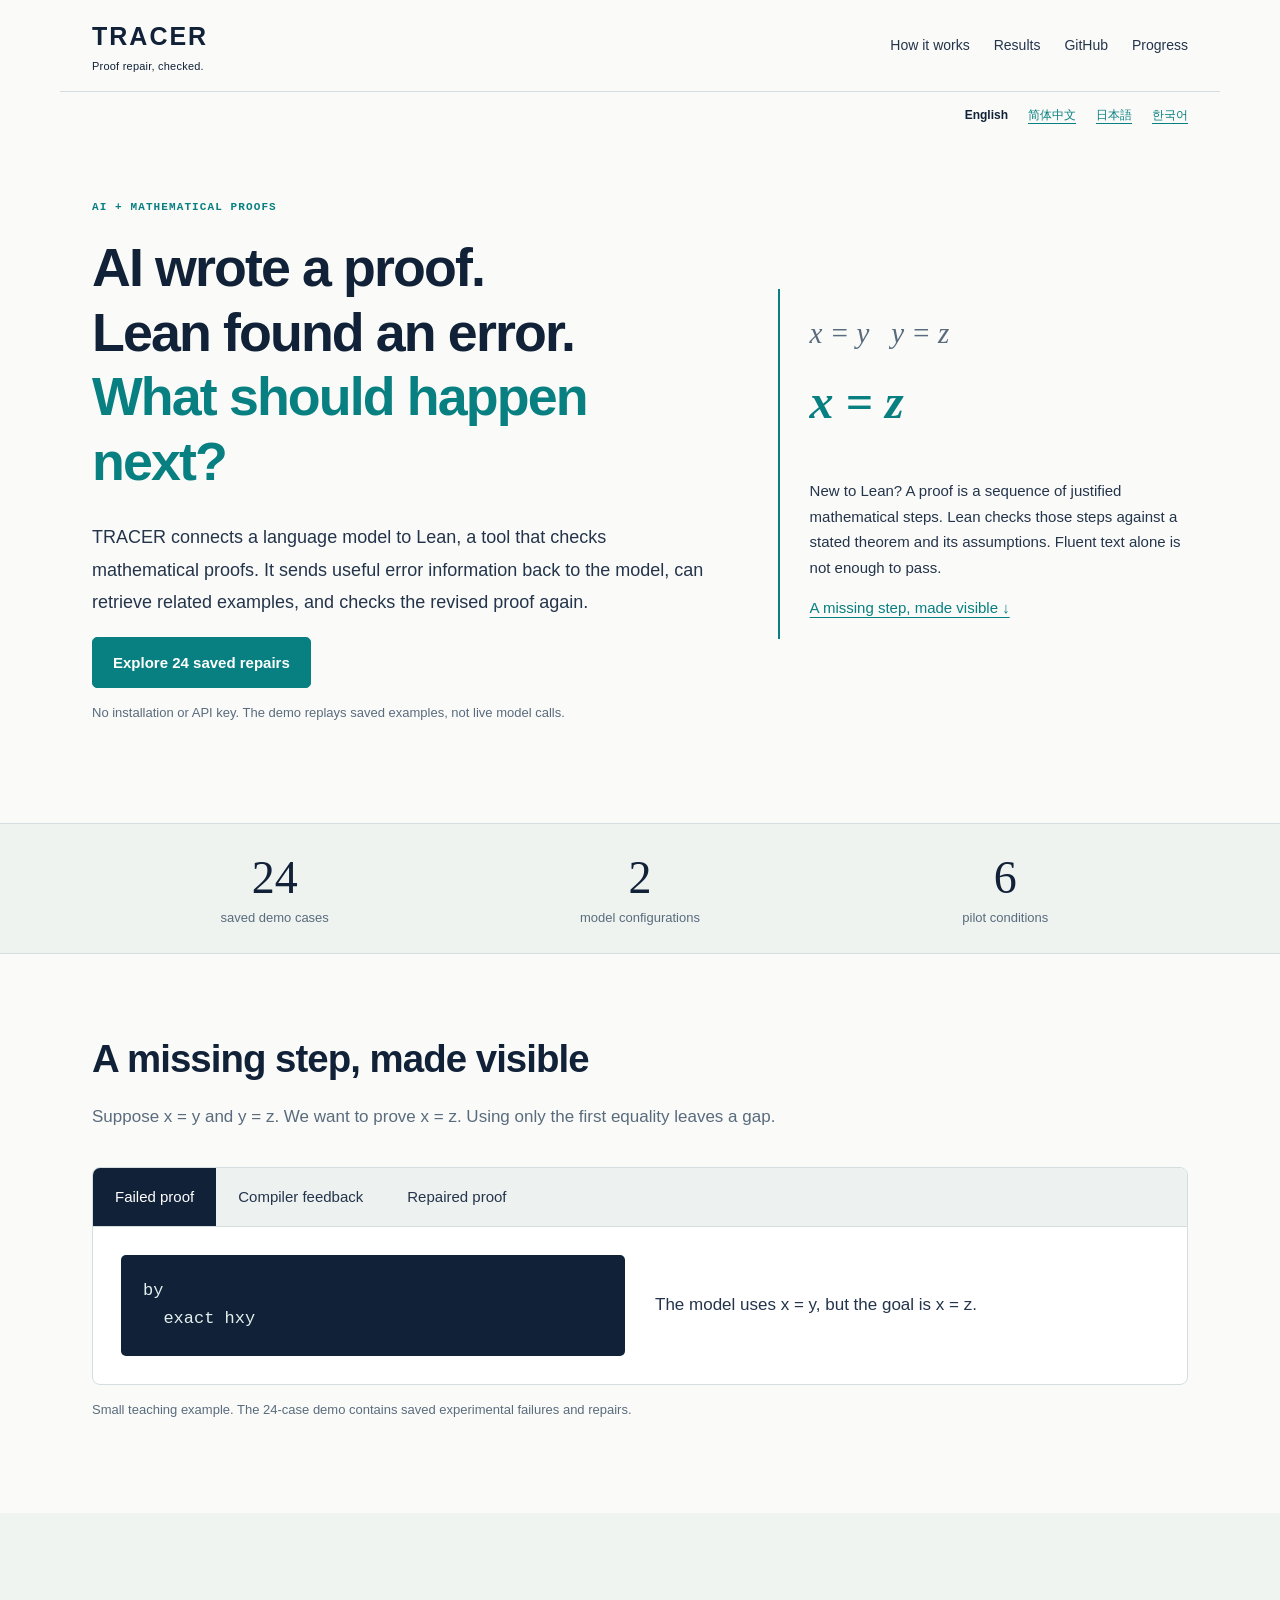
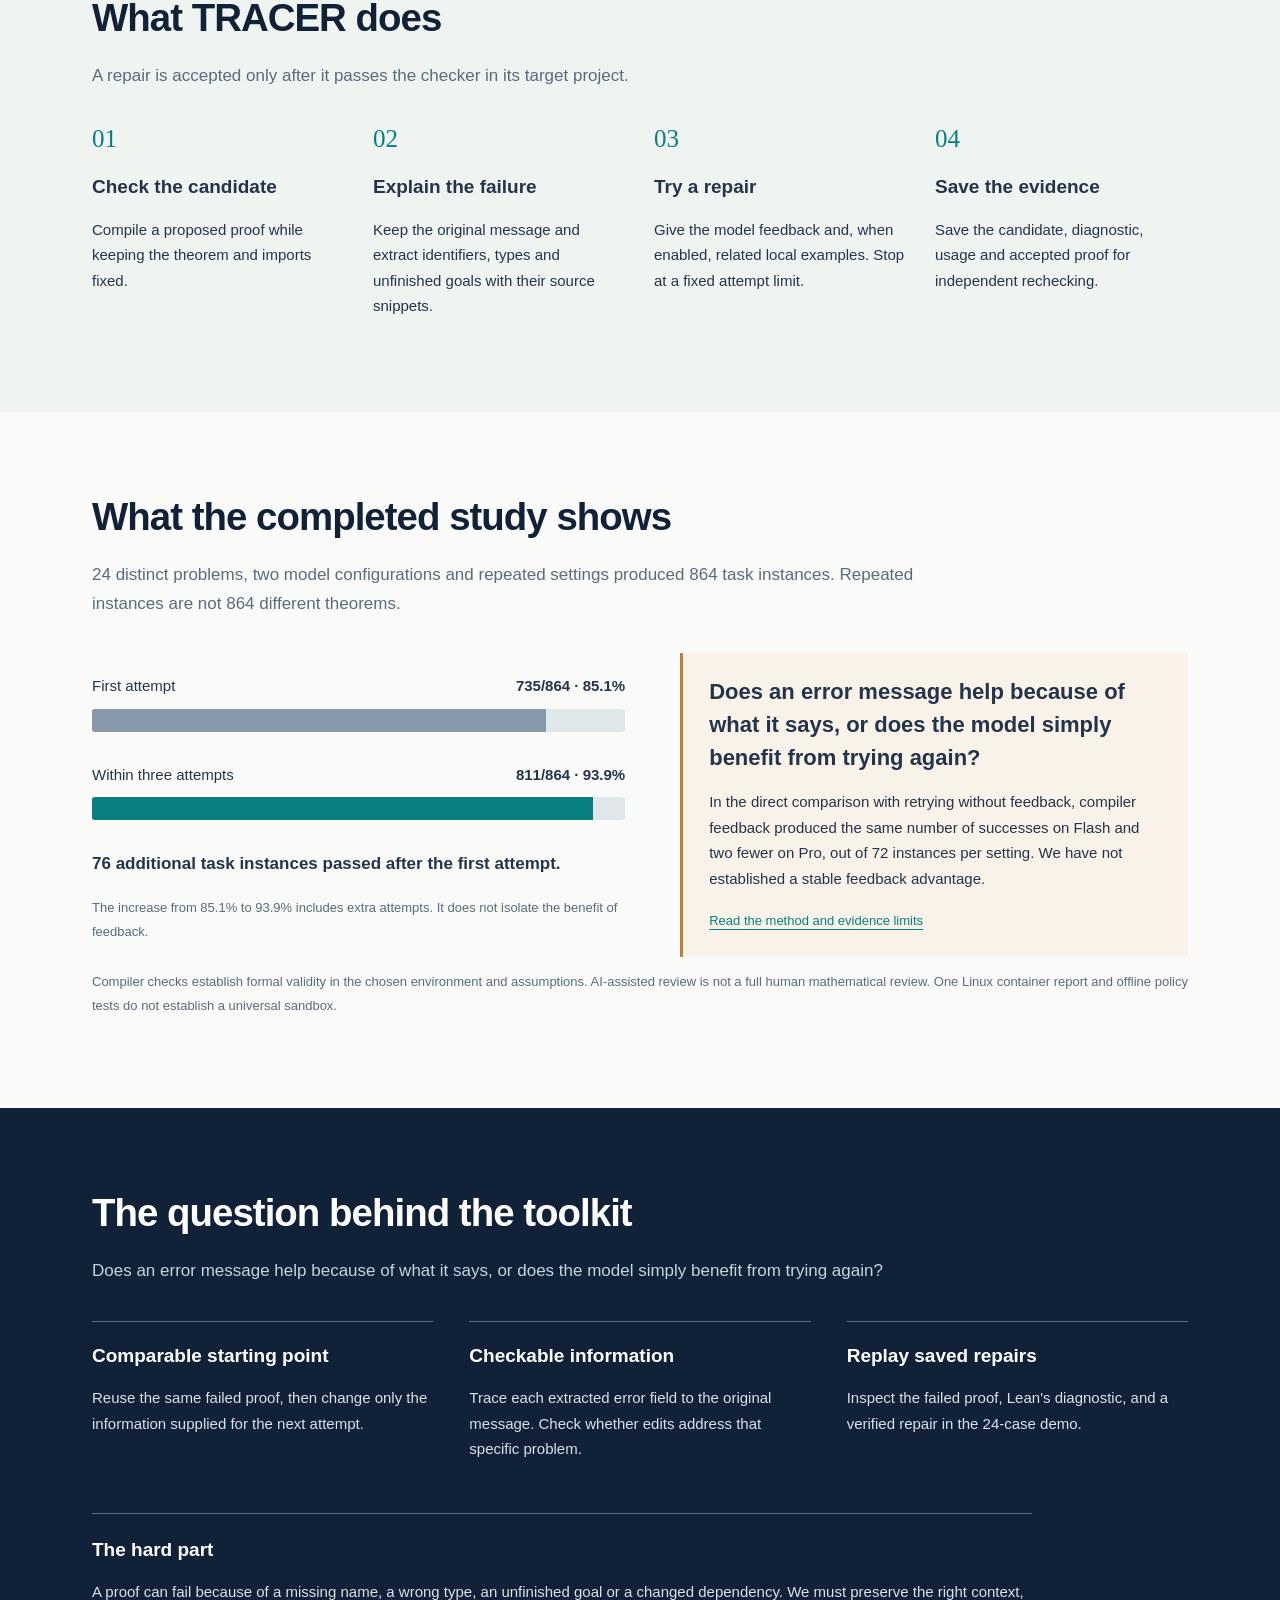
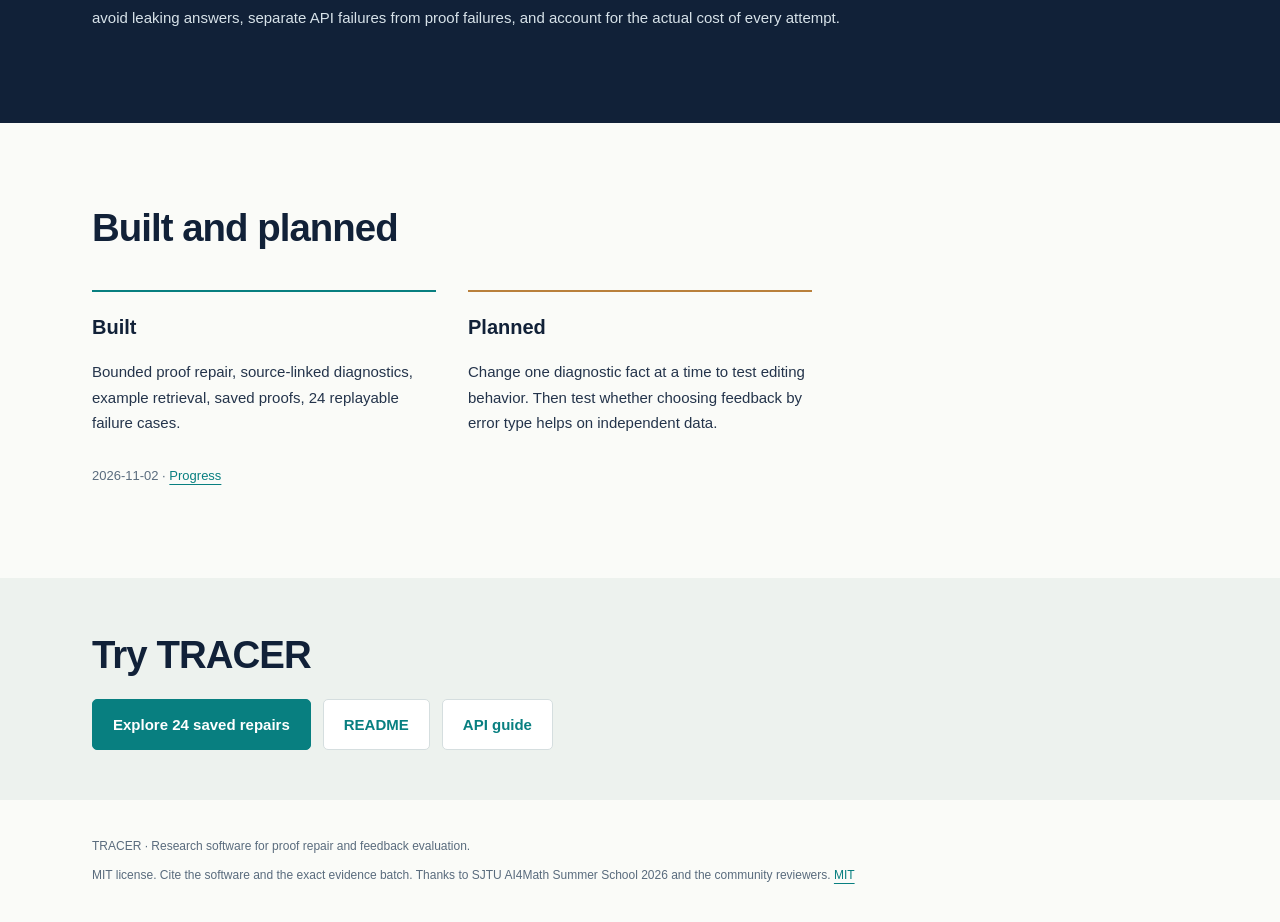
<file: site/index.html>
<!doctype html>
<html lang="en"><head><meta charset="utf-8"><meta name="viewport" content="width=device-width,initial-scale=1"><meta name="description" content="Repair AI-written mathematical proofs. Check every result with Lean."><meta name="theme-color" content="#112138"><title>TRACER · Repair AI-written mathematical proofs. Check every result with Lean.</title><link rel="stylesheet" href="site.css"><link rel="canonical" href="https://runqiwang777.github.io/TRACER/">
<link rel="alternate" hreflang="en" href="https://runqiwang777.github.io/TRACER/"><link rel="alternate" hreflang="zh-CN" href="https://runqiwang777.github.io/TRACER/zh.html"><link rel="alternate" hreflang="ja" href="https://runqiwang777.github.io/TRACER/ja.html"><link rel="alternate" hreflang="ko" href="https://runqiwang777.github.io/TRACER/ko.html"></head>
<body><a class="skip" href="#main">How it works</a><header class="wrap header"><a class="brand" href="index.html">TRACER<span>Proof repair, checked.</span></a><nav aria-label="Navigation"><a href="#method">How it works</a><a href="#results">Results</a><a href="https://github.com/runqiwang777/TRACER">GitHub</a><a href="#progress">Progress</a></nav></header><div class="wrap languages" aria-label="Language"><a href="index.html" lang="en" hreflang="en" aria-current="page">English</a><a href="zh.html" lang="zh-CN" hreflang="zh-CN" >简体中文</a><a href="ja.html" lang="ja" hreflang="ja" >日本語</a><a href="ko.html" lang="ko" hreflang="ko" >한국어</a></div>
<main id="main"><section class="hero wrap"><div><p class="eyebrow">AI + MATHEMATICAL PROOFS</p><h1>AI wrote a proof.<br>Lean found an error.<br><em>What should happen next?</em></h1><p class="lead">TRACER connects a language model to Lean, a tool that checks mathematical proofs. It sends useful error information back to the model, can retrieve related examples, and checks the revised proof again.</p><a class="button primary" href="demo/">Explore 24 saved repairs</a><p class="small">No installation or API key. The demo replays saved examples, not live model calls.</p></div><aside class="definition"><span class="math">x = y &nbsp; y = z<br><strong>x = z</strong></span><p>New to Lean? A proof is a sequence of justified mathematical steps. Lean checks those steps against a stated theorem and its assumptions. Fluent text alone is not enough to pass.</p><a href="#example">A missing step, made visible ↓</a></aside></section>
<section class="numbers"><div class="wrap numbers-inner"><div><strong>24</strong><span>saved demo cases</span></div><div><strong>2</strong><span>model configurations</span></div><div><strong>6</strong><span>pilot conditions</span></div></div></section>
<section id="example" class="wrap section"><div class="intro"><h2>A missing step, made visible</h2><p>Suppose x = y and y = z. We want to prove x = z. Using only the first equality leaves a gap.</p></div><div class="example"><div class="tabs" role="tablist" aria-label="Example"><button type="button" role="tab" id="step-0" aria-controls="example-panel" aria-selected="true" tabindex="0" data-step="0">Failed proof</button><button type="button" role="tab" id="step-1" aria-controls="example-panel" aria-selected="false" tabindex="-1" data-step="1">Compiler feedback</button><button type="button" role="tab" id="step-2" aria-controls="example-panel" aria-selected="false" tabindex="-1" data-step="2">Repaired proof</button></div><div id="example-panel" role="tabpanel" aria-labelledby="step-0"><pre><code id="example-code">by
  exact hxy</code></pre><p id="example-explanation">The model uses x = y, but the goal is x = z.</p></div></div><p class="small">Small teaching example. The 24-case demo contains saved experimental failures and repairs.</p></section>
<section id="method" class="section section-tint"><div class="wrap"><div class="intro"><h2>What TRACER does</h2><p>A repair is accepted only after it passes the checker in its target project.</p></div><div class="steps"><article><span class="step-number">01</span><h3>Check the candidate</h3><p>Compile a proposed proof while keeping the theorem and imports fixed.</p></article><article><span class="step-number">02</span><h3>Explain the failure</h3><p>Keep the original message and extract identifiers, types and unfinished goals with their source snippets.</p></article><article><span class="step-number">03</span><h3>Try a repair</h3><p>Give the model feedback and, when enabled, related local examples. Stop at a fixed attempt limit.</p></article><article><span class="step-number">04</span><h3>Save the evidence</h3><p>Save the candidate, diagnostic, usage and accepted proof for independent rechecking.</p></article></div></div></section>
<section id="results" class="section wrap"><div class="intro"><h2>What the completed study shows</h2><p>24 distinct problems, two model configurations and repeated settings produced 864 task instances. Repeated instances are not 864 different theorems.</p></div><div class="results-grid"><div><div class="bar-title"><span>First attempt</span><strong>735/864 · 85.1%</strong></div><div class="track"><i style="width:85.1%"></i></div><div class="bar-title"><span>Within three attempts</span><strong>811/864 · 93.9%</strong></div><div class="track"><i class="after" style="width:93.9%"></i></div><p><strong>76 additional task instances passed after the first attempt.</strong></p><p class="small">The increase from 85.1% to 93.9% includes extra attempts. It does not isolate the benefit of feedback.</p></div><aside class="finding"><h3>Does an error message help because of what it says, or does the model simply benefit from trying again?</h3><p>In the direct comparison with retrying without feedback, compiler feedback produced the same number of successes on Flash and two fewer on Pro, out of 72 instances per setting. We have not established a stable feedback advantage.</p><a href="https://github.com/runqiwang777/TRACER/blob/main/docs/INTRODUCTION_EVIDENCE.md">Read the method and evidence limits</a></aside></div><p class="small">Compiler checks establish formal validity in the chosen environment and assumptions. AI-assisted review is not a full human mathematical review. One Linux container report and offline policy tests do not establish a universal sandbox.</p></section>
<section class="section dark"><div class="wrap"><div class="intro"><h2>The question behind the toolkit</h2><p>Does an error message help because of what it says, or does the model simply benefit from trying again?</p></div><div class="ideas"><article><h3>Comparable starting point</h3><p>Reuse the same failed proof, then change only the information supplied for the next attempt.</p></article><article><h3>Checkable information</h3><p>Trace each extracted error field to the original message. Check whether edits address that specific problem.</p></article><article><h3>Replay saved repairs</h3><p>Inspect the failed proof, Lean's diagnostic, and a verified repair in the 24-case demo.</p></article></div><div class="challenge"><h3>The hard part</h3><p>A proof can fail because of a missing name, a wrong type, an unfinished goal or a changed dependency. We must preserve the right context, avoid leaking answers, separate API failures from proof failures, and account for the actual cost of every attempt.</p></div></div></section>
<section id="progress" class="section wrap"><div class="intro"><h2>Built and planned</h2></div><div class="progress"><article><p class="status">Built</p><p>Bounded proof repair, source-linked diagnostics, example retrieval, saved proofs, 24 replayable failure cases.</p></article><article><p class="status">Planned</p><p>Change one diagnostic fact at a time to test editing behavior. Then test whether choosing feedback by error type helps on independent data.</p></article></div><p class="small">2026-11-02 · <a href="https://github.com/runqiwang777/TRACER/blob/main/PROGRESS.md">Progress</a></p></section>
<section class="cta"><div class="wrap"><h2>Try TRACER</h2><div class="actions"><a class="button primary" href="demo/">Explore 24 saved repairs</a><a class="button" href="https://github.com/runqiwang777/TRACER/blob/main/README.md">README</a><a class="button" href="https://github.com/runqiwang777/TRACER/blob/main/docs/API_GUIDE.md">API guide</a></div></div></section></main>
<footer class="wrap"><p>TRACER · Research software for proof repair and feedback evaluation.</p><p>MIT license. Cite the software and the exact evidence batch. Thanks to SJTU AI4Math Summer School 2026 and the community reviewers. <a href="https://github.com/runqiwang777/TRACER/blob/main/LICENSE">MIT</a></p></footer>
<script id="example-data" type="application/json">{"codes": ["by\n  exact hxy", "Type mismatch\n  hxy : x = y\nExpected\n  x = z", "by\n  exact hxy.trans hyz"], "texts": ["The model uses x = y, but the goal is x = z.", "Lean identifies the mismatch. TRACER preserves the exact evidence and sends the relevant information back.", "The revised proof uses both equalities. Lean accepts this example."]}</script><script src="walkthrough.js" defer></script></body></html>
</file>
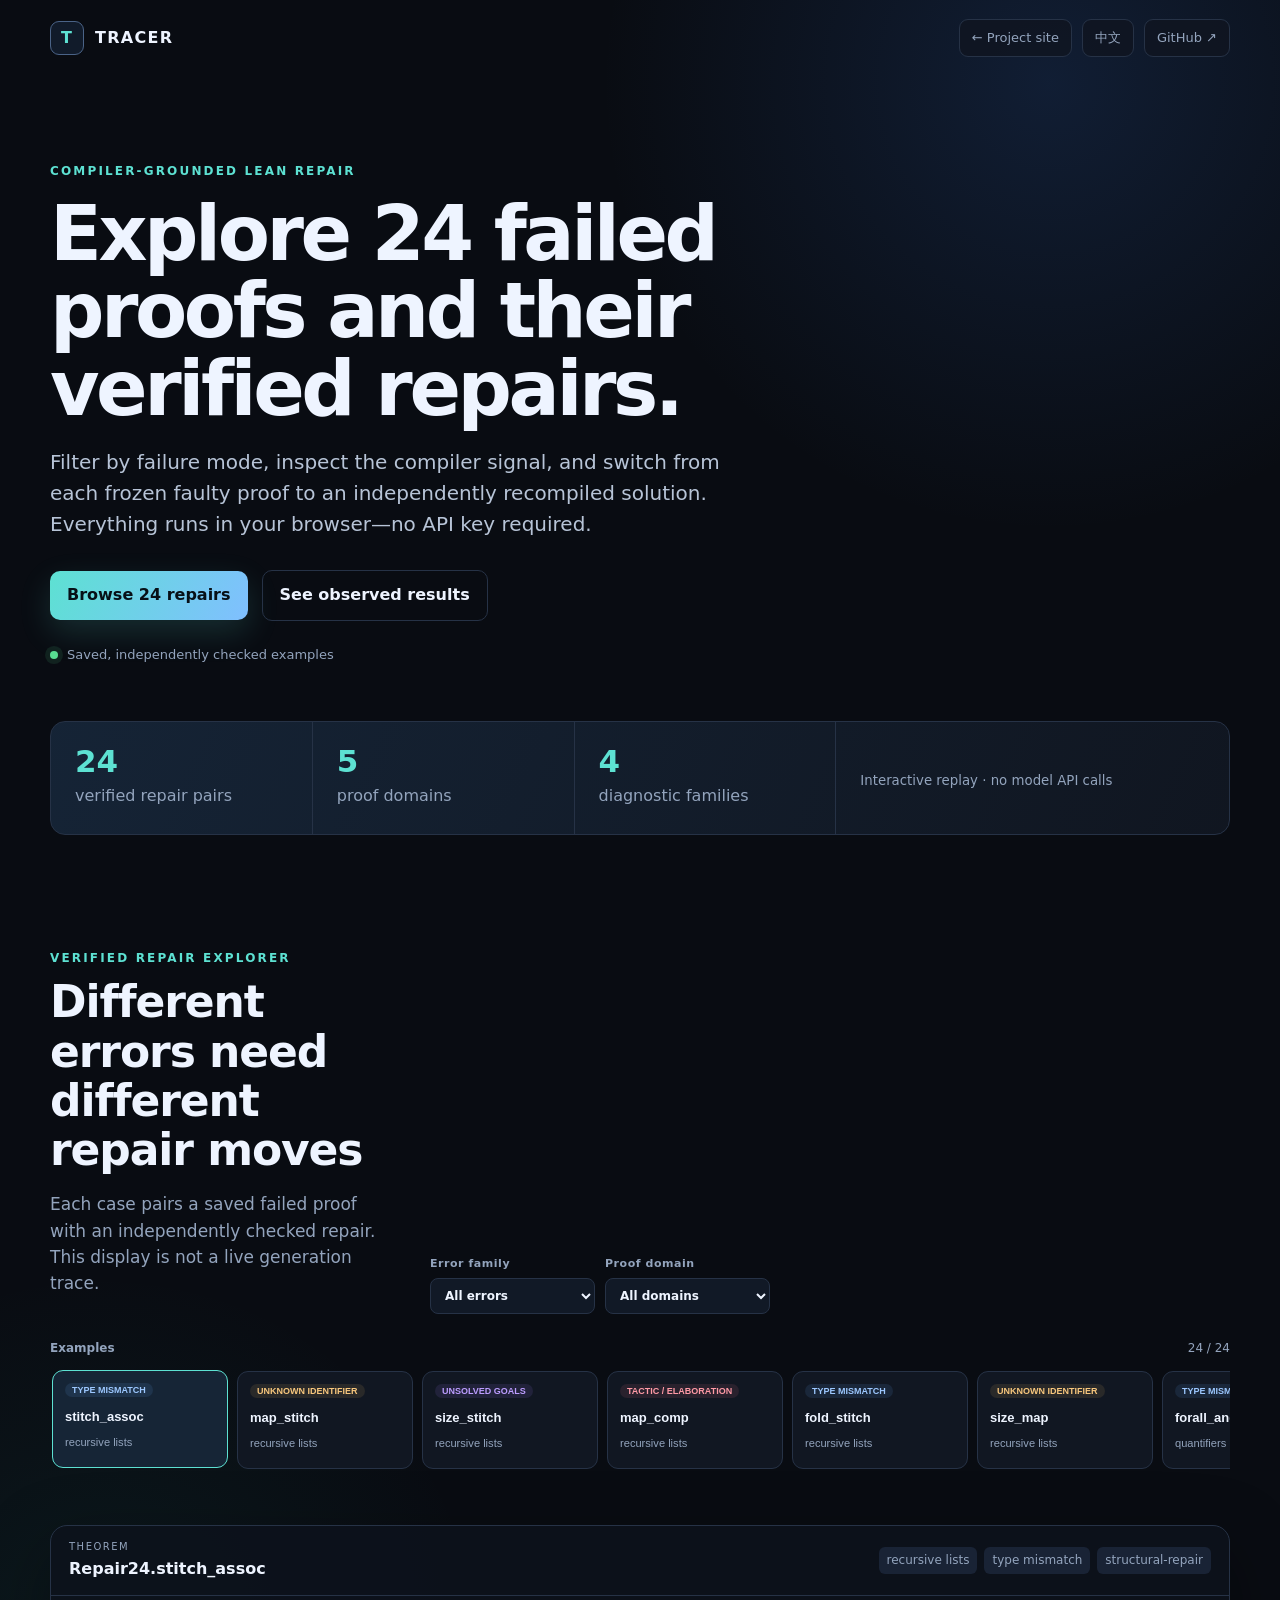
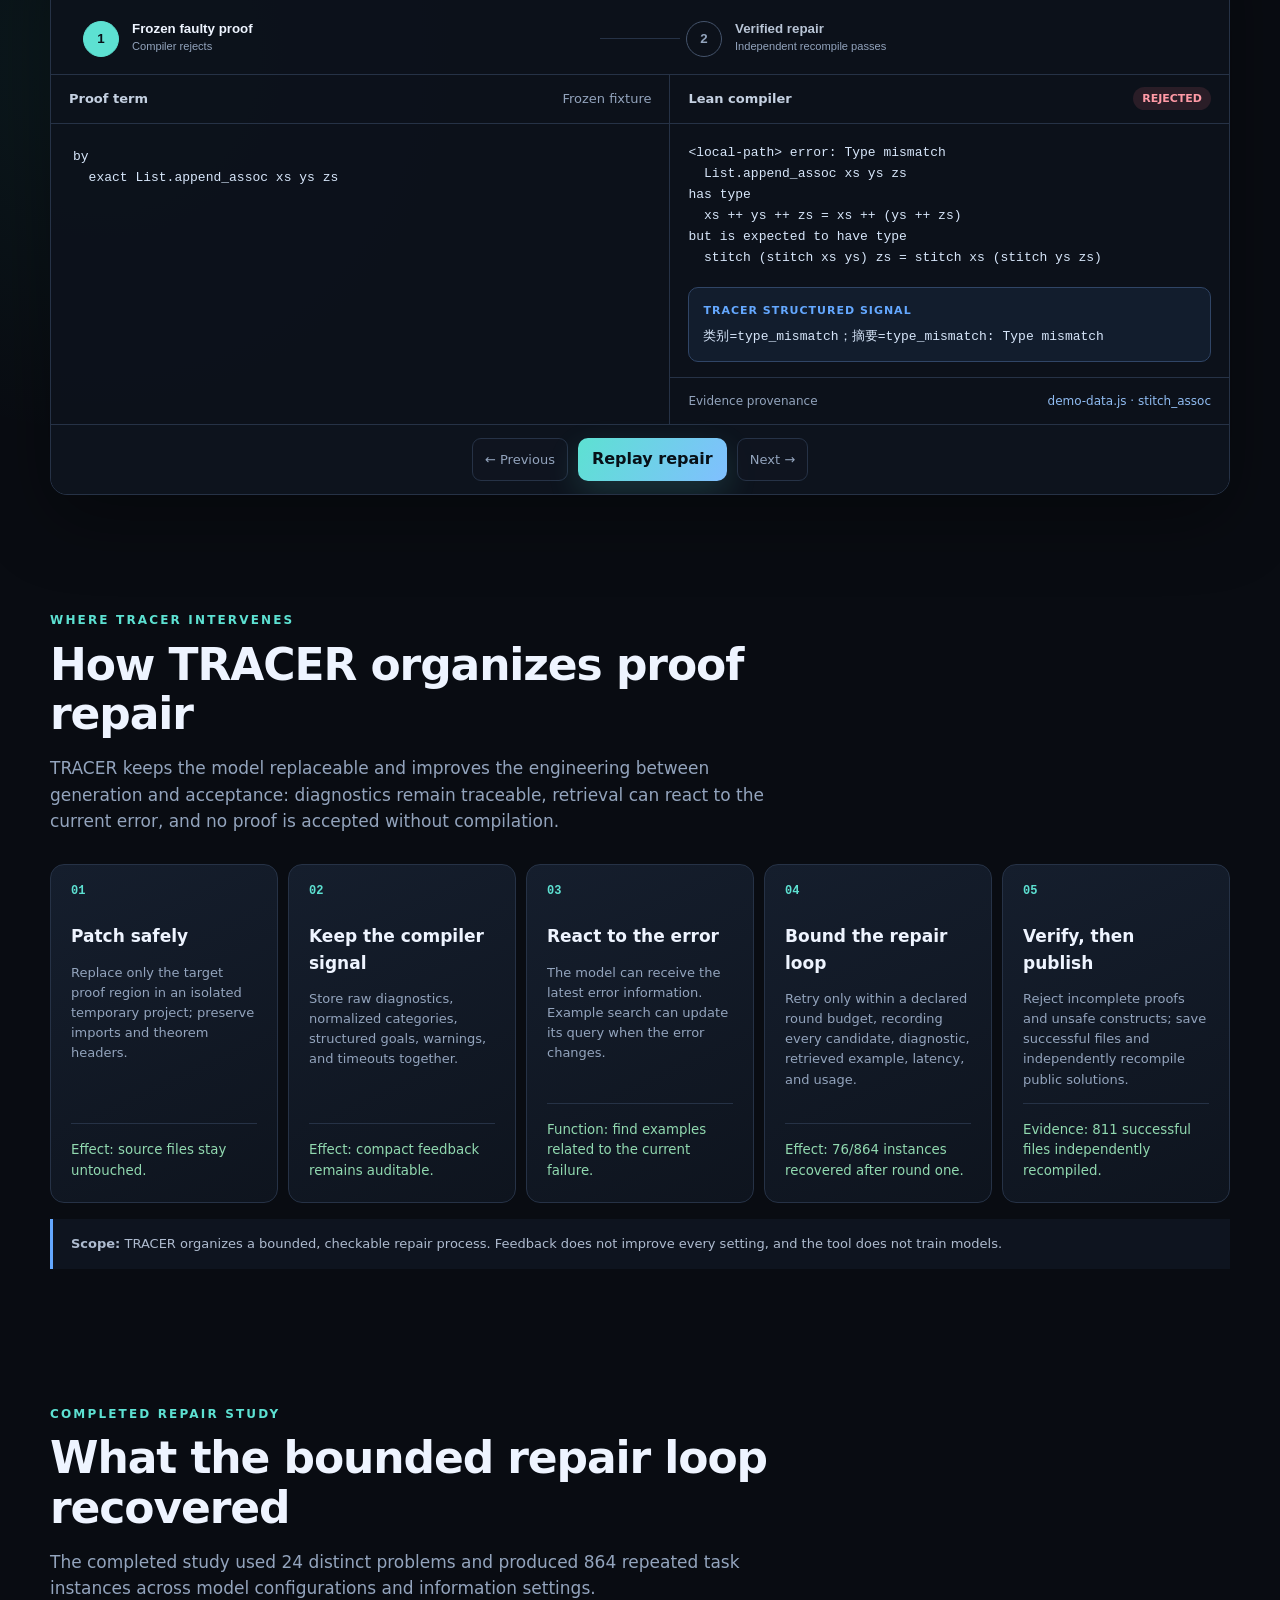
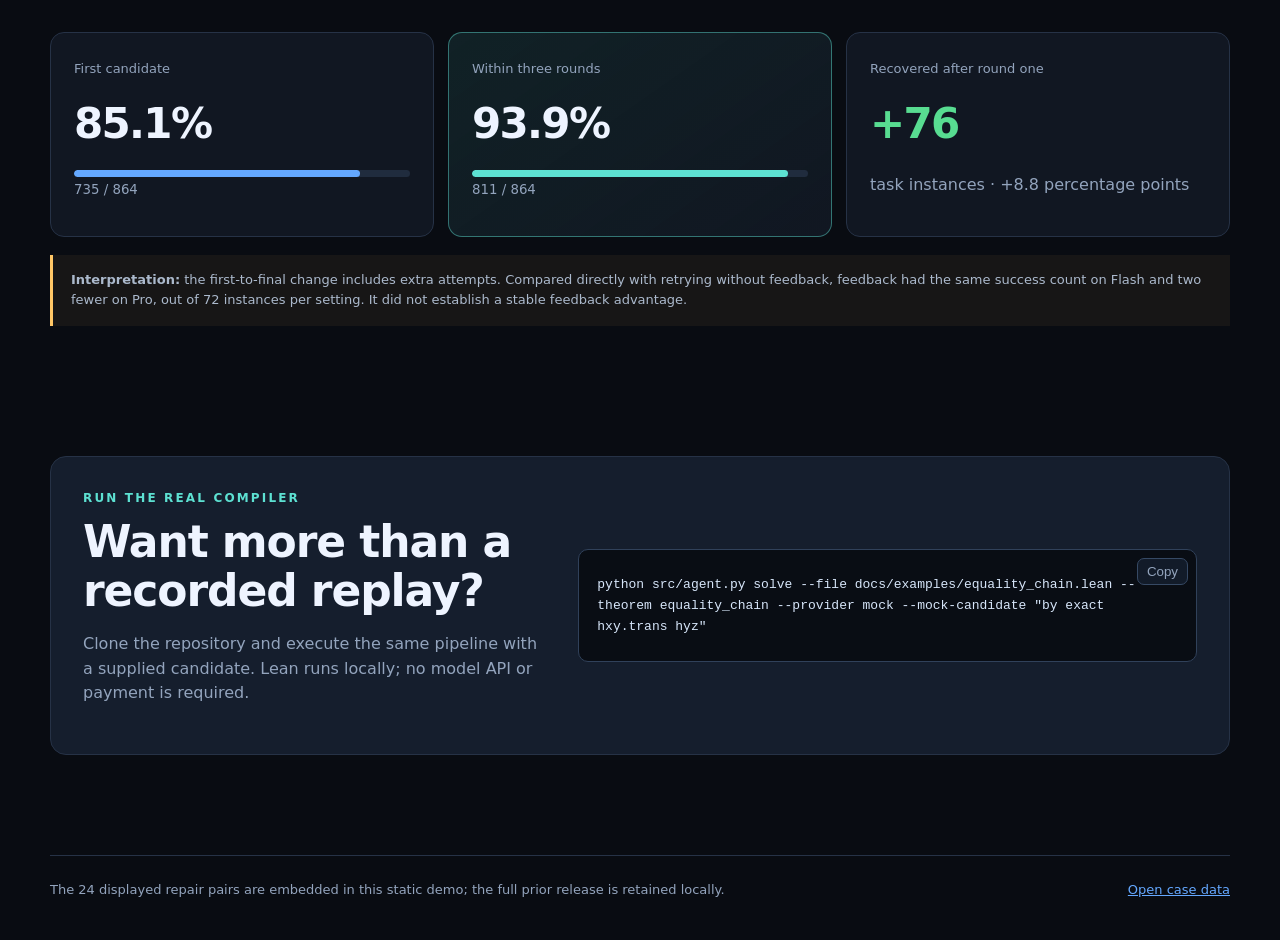
<file: site/demo/index.html>
<!doctype html>
<html lang="en">
<head>
  <meta charset="utf-8">
  <meta name="viewport" content="width=device-width, initial-scale=1">
  <meta name="description" content="Explore 24 verified Lean proof repairs and the compiler-grounded TRACER pipeline. No API key required.">
  <title>TRACER · Verified Lean repair explorer</title>
  <link rel="stylesheet" href="styles.css">
</head>
<body>
  <header class="site-header">
    <a class="brand" href="https://github.com/runqiwang777/TRACER" aria-label="TRACER repository">
      <span class="brand-mark">T</span><span>TRACER</span>
    </a>
    <div class="header-actions">
      <a class="ghost link-button" href="../">← Project site</a>
      <button id="language" class="ghost" type="button">中文</button>
      <a class="ghost link-button" href="https://github.com/runqiwang777/TRACER">GitHub ↗</a>
    </div>
  </header>

  <main>
    <section class="hero">
      <div class="eyebrow" data-i18n="eyebrow">COMPILER-GROUNDED PROOF REPAIR</div>
      <h1 data-i18n="title">Explore 24 failed proofs and their verified repairs.</h1>
      <p class="lede" data-i18n="lede">Filter by failure mode, inspect the compiler signal, and switch from each frozen faulty proof to an independently recompiled solution. Everything runs in your browser—no API key required.</p>
      <div class="hero-actions">
        <a class="primary" href="#examples" data-i18n="browse">Browse 24 repairs</a>
        <a class="secondary" href="#results" data-i18n="resultsLink">See observed results</a>
      </div>
      <div class="evidence-chip"><span class="pulse"></span><span data-i18n="evidence">Saved, independently checked examples</span></div>
    </section>

    <section class="coverage-strip" aria-label="Demo coverage">
      <div><strong id="case-count">24</strong><span data-i18n="verifiedCases">verified repair pairs</span></div>
      <div><strong id="topic-count">5</strong><span data-i18n="topics">proof domains</span></div>
      <div><strong id="category-count">4</strong><span data-i18n="categories">diagnostic families</span></div>
      <small data-i18n="staticNote">Interactive replay · no model API calls</small>
    </section>

    <section id="examples" class="examples-section">
      <div class="section-heading split-heading">
        <div>
          <div class="eyebrow" data-i18n="caseEyebrow">VERIFIED REPAIR EXPLORER</div>
          <h2 data-i18n="caseTitle">Different errors need different repair moves</h2>
          <p data-i18n="caseBody">Each case pairs a saved failed proof with an independently checked repair. This display is not a live generation trace.</p>
        </div>
        <div class="filter-group">
          <label><span data-i18n="filterError">Error family</span><select id="category-filter"><option value="all">All errors</option></select></label>
          <label><span data-i18n="filterTopic">Proof domain</span><select id="topic-filter"><option value="all">All domains</option></select></label>
        </div>
      </div>
      <div class="case-list-header"><strong data-i18n="examples">Examples</strong><span id="visible-count"></span></div>
      <div id="case-list" class="case-list" role="listbox" aria-label="Verified repair examples"></div>
    </section>

    <section class="workspace" aria-label="Interactive repair trace">
      <div class="workspace-bar">
        <div>
          <span class="muted">THEOREM</span>
          <strong id="problem-name"></strong>
        </div>
        <div class="trace-meta"><span id="topic-name"></span><span id="error-name"></span><span id="difficulty-name"></span></div>
      </div>

      <div class="stepper" role="tablist" aria-label="Repair rounds">
        <button class="step active" data-round="0" role="tab"><span>1</span><b data-i18n="firstCandidate">Frozen faulty proof</b><small data-i18n="compileFail">Compiler rejects</small></button>
        <div class="connector"></div>
        <button class="step" data-round="1" role="tab"><span>2</span><b data-i18n="feedbackRepair">Verified repair</b><small data-i18n="kernelPass">Independent recompile passes</small></button>
      </div>

      <div class="panels">
        <article class="panel code-panel">
          <div class="panel-title"><span data-i18n="candidate">Candidate proof</span><span id="round-label" class="round-label"></span></div>
          <pre><code id="candidate-code"></code></pre>
        </article>
        <article class="panel diagnostic-panel">
          <div class="panel-title"><span data-i18n="compiler">Lean compiler</span><span id="compile-status" class="status"></span></div>
          <pre><code id="diagnostic"></code></pre>
          <div class="feedback-box">
            <div class="mini-title" data-i18n="feedback">TRACER structured signal</div>
            <pre><code id="feedback"></code></pre>
          </div>
          <div class="retrieval"><span data-i18n="retrieved">Evidence provenance</span><a id="retrieval" href="#" target="_blank" rel="noreferrer"></a></div>
        </article>
      </div>
      <div class="workspace-actions">
        <button id="previous-case" class="ghost" type="button" data-i18n="previous">← Previous</button>
        <button id="replay" class="primary compact" type="button" data-i18n="replay">Replay repair</button>
        <button id="next-case" class="ghost" type="button" data-i18n="next">Next →</button>
      </div>
    </section>

    <section id="pipeline" class="pipeline-section">
      <div class="section-heading">
        <div class="eyebrow" data-i18n="pipelineEyebrow">WHERE TRACER INTERVENES</div>
        <h2 data-i18n="pipelineTitle">How TRACER organizes proof repair</h2>
        <p data-i18n="pipelineBody">TRACER keeps the model replaceable and improves the engineering between generation and acceptance: diagnostics remain traceable, retrieval can react to the current error, and no proof is accepted without compilation.</p>
      </div>
      <div class="pipeline-grid">
        <article><span>01</span><strong data-i18n="p1Title">Patch safely</strong><p data-i18n="p1Body">Replace only the target proof region in an isolated temporary project; preserve imports and theorem headers.</p><small data-i18n="p1Effect">Effect: source files stay untouched.</small></article>
        <article><span>02</span><strong data-i18n="p2Title">Keep the compiler signal</strong><p data-i18n="p2Body">Store raw diagnostics, normalized categories, structured goals, warnings, and timeouts together.</p><small data-i18n="p2Effect">Effect: compact feedback remains auditable.</small></article>
        <article><span>03</span><strong data-i18n="p3Title">React to the error</strong><p data-i18n="p3Body">The model can receive the latest error information. Example search can update its query when the error changes.</p><small data-i18n="p3Effect">Function: find examples related to the current failure.</small></article>
        <article><span>04</span><strong data-i18n="p4Title">Bound the repair loop</strong><p data-i18n="p4Body">Retry only within a declared round budget, recording every candidate, diagnostic, retrieved example, latency, and usage.</p><small data-i18n="p4Effect">Effect: 76/864 instances recovered after round one.</small></article>
        <article><span>05</span><strong data-i18n="p5Title">Verify, then publish</strong><p data-i18n="p5Body">Reject incomplete proofs and unsafe constructs; save successful files and independently recompile public solutions.</p><small data-i18n="p5Effect">Evidence: 811 successful files independently recompiled.</small></article>
      </div>
      <p class="pipeline-boundary" data-i18n="pipelineBoundary"><strong>Scope:</strong> TRACER organizes a bounded, checkable repair process. Feedback does not improve every setting, and the tool does not train models.</p>
    </section>

    <section id="results" class="results-section">
      <div class="section-heading">
        <div class="eyebrow" data-i18n="published">COMPLETED REPAIR STUDY</div>
        <h2 data-i18n="resultsTitle">What the bounded repair loop recovered</h2>
        <p data-i18n="resultsBody">The completed study used 24 distinct problems and produced 864 repeated task instances across model configurations and information settings.</p>
      </div>
      <div class="result-grid">
        <article class="metric-card">
          <span data-i18n="firstRound">First candidate</span>
          <strong>85.1%</strong>
          <div class="bar"><i style="width:85.1%"></i></div>
          <small>735 / 864</small>
        </article>
        <article class="metric-card highlight">
          <span data-i18n="threeRounds">Within three rounds</span>
          <strong>93.9%</strong>
          <div class="bar"><i style="width:93.9%"></i></div>
          <small>811 / 864</small>
        </article>
        <article class="metric-card recovered">
          <span data-i18n="recovered">Recovered after round one</span>
          <strong>+76</strong>
          <p data-i18n="delta">task instances · +8.8 percentage points</p>
        </article>
      </div>
      <p class="caveat" data-i18n="caveat"><strong>Interpretation:</strong> the first-to-final change includes extra attempts. Compared directly with retrying without feedback, feedback had the same success count on Flash and two fewer on Pro, out of 72 instances per setting. It did not establish a stable feedback advantage.</p>
    </section>

    <section class="local-section">
      <div>
        <div class="eyebrow" data-i18n="liveEyebrow">RUN THE REAL COMPILER</div>
        <h2 data-i18n="liveTitle">Want more than a recorded replay?</h2>
        <p data-i18n="liveBody">Clone the repository and execute the same pipeline with a supplied candidate. Lean runs locally; no model API or payment is required.</p>
      </div>
      <div class="command-wrap">
        <button id="copy-command" class="copy" type="button" data-i18n="copy">Copy</button>
        <pre><code id="local-command">python src/agent.py solve --file docs/examples/equality_chain.lean --theorem equality_chain --provider mock --mock-candidate "by exact hxy.trans hyz"</code></pre>
      </div>
    </section>
  </main>

  <footer>
    <span data-i18n="footer">The 24 displayed repair pairs are embedded in this static demo; the full prior release is retained locally.</span>
    <a href="demo-data.js" data-i18n="openEvidence">Open evidence</a>
  </footer>

  <script src="demo-data.js"></script>
  <script src="app.js"></script>
</body>
</html>
</file>
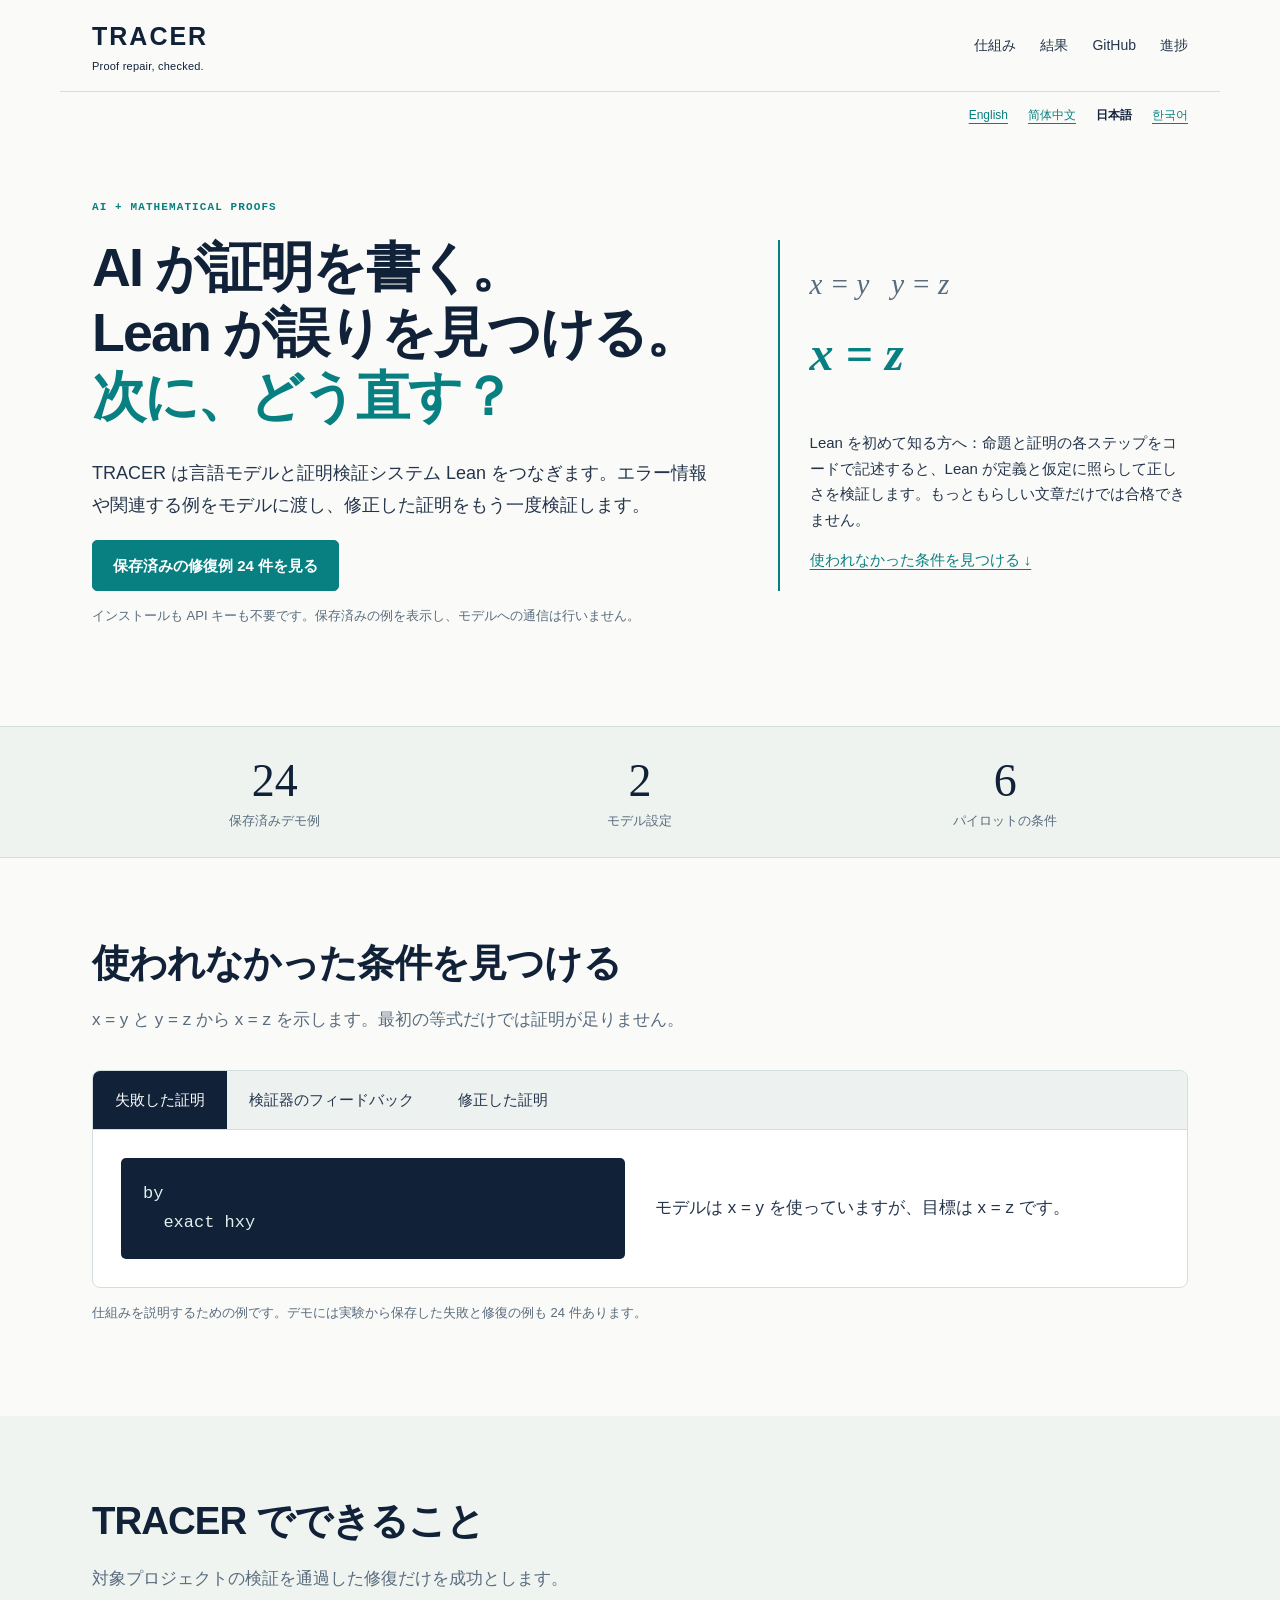
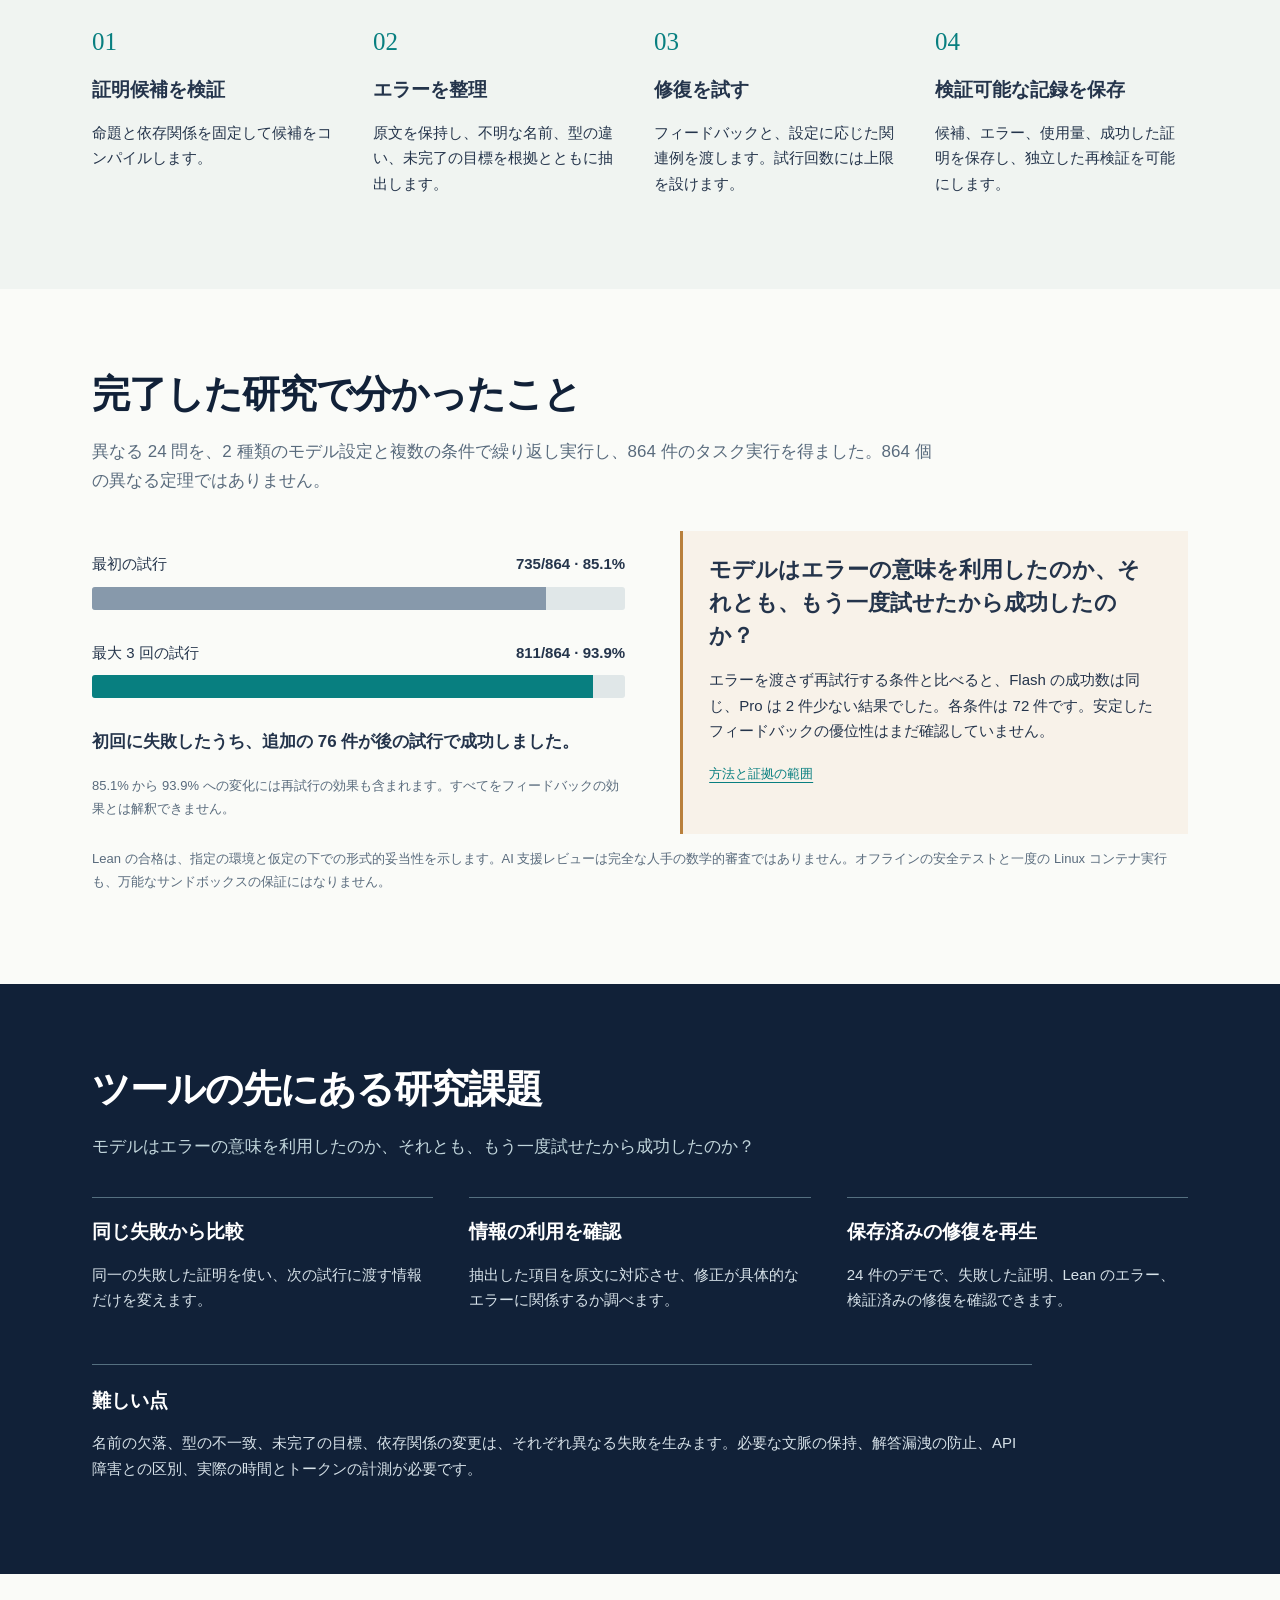
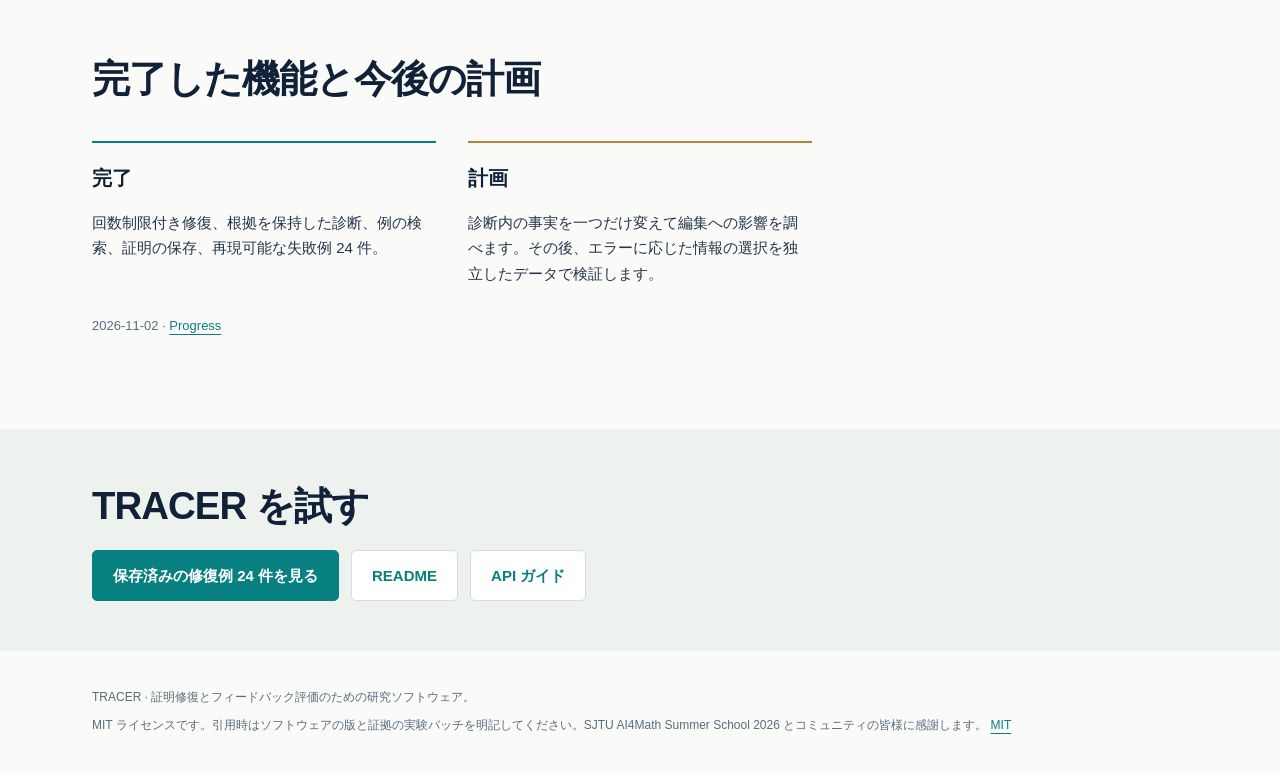
<file: site/ja.html>
<!doctype html>
<html lang="ja"><head><meta charset="utf-8"><meta name="viewport" content="width=device-width,initial-scale=1"><meta name="description" content="AI が書いた数学の証明を修復し、Lean で毎回検証します。"><meta name="theme-color" content="#112138"><title>TRACER · AI が書いた数学の証明を修復し、Lean で毎回検証します。</title><link rel="stylesheet" href="site.css"><link rel="canonical" href="https://runqiwang777.github.io/TRACER/ja.html">
<link rel="alternate" hreflang="en" href="https://runqiwang777.github.io/TRACER/"><link rel="alternate" hreflang="zh-CN" href="https://runqiwang777.github.io/TRACER/zh.html"><link rel="alternate" hreflang="ja" href="https://runqiwang777.github.io/TRACER/ja.html"><link rel="alternate" hreflang="ko" href="https://runqiwang777.github.io/TRACER/ko.html"></head>
<body><a class="skip" href="#main">仕組み</a><header class="wrap header"><a class="brand" href="ja.html">TRACER<span>Proof repair, checked.</span></a><nav aria-label="Navigation"><a href="#method">仕組み</a><a href="#results">結果</a><a href="https://github.com/runqiwang777/TRACER">GitHub</a><a href="#progress">進捗</a></nav></header><div class="wrap languages" aria-label="Language"><a href="index.html" lang="en" hreflang="en" >English</a><a href="zh.html" lang="zh-CN" hreflang="zh-CN" >简体中文</a><a href="ja.html" lang="ja" hreflang="ja" aria-current="page">日本語</a><a href="ko.html" lang="ko" hreflang="ko" >한국어</a></div>
<main id="main"><section class="hero wrap"><div><p class="eyebrow">AI + MATHEMATICAL PROOFS</p><h1>AI が証明を書く。<br>Lean が誤りを見つける。<br><em>次に、どう直す？</em></h1><p class="lead">TRACER は言語モデルと証明検証システム Lean をつなぎます。エラー情報や関連する例をモデルに渡し、修正した証明をもう一度検証します。</p><a class="button primary" href="demo/">保存済みの修復例 24 件を見る</a><p class="small">インストールも API キーも不要です。保存済みの例を表示し、モデルへの通信は行いません。</p></div><aside class="definition"><span class="math">x = y &nbsp; y = z<br><strong>x = z</strong></span><p>Lean を初めて知る方へ：命題と証明の各ステップをコードで記述すると、Lean が定義と仮定に照らして正しさを検証します。もっともらしい文章だけでは合格できません。</p><a href="#example">使われなかった条件を見つける ↓</a></aside></section>
<section class="numbers"><div class="wrap numbers-inner"><div><strong>24</strong><span>保存済みデモ例</span></div><div><strong>2</strong><span>モデル設定</span></div><div><strong>6</strong><span>パイロットの条件</span></div></div></section>
<section id="example" class="wrap section"><div class="intro"><h2>使われなかった条件を見つける</h2><p>x = y と y = z から x = z を示します。最初の等式だけでは証明が足りません。</p></div><div class="example"><div class="tabs" role="tablist" aria-label="Example"><button type="button" role="tab" id="step-0" aria-controls="example-panel" aria-selected="true" tabindex="0" data-step="0">失敗した証明</button><button type="button" role="tab" id="step-1" aria-controls="example-panel" aria-selected="false" tabindex="-1" data-step="1">検証器のフィードバック</button><button type="button" role="tab" id="step-2" aria-controls="example-panel" aria-selected="false" tabindex="-1" data-step="2">修正した証明</button></div><div id="example-panel" role="tabpanel" aria-labelledby="step-0"><pre><code id="example-code">by
  exact hxy</code></pre><p id="example-explanation">モデルは x = y を使っていますが、目標は x = z です。</p></div></div><p class="small">仕組みを説明するための例です。デモには実験から保存した失敗と修復の例も 24 件あります。</p></section>
<section id="method" class="section section-tint"><div class="wrap"><div class="intro"><h2>TRACER でできること</h2><p>対象プロジェクトの検証を通過した修復だけを成功とします。</p></div><div class="steps"><article><span class="step-number">01</span><h3>証明候補を検証</h3><p>命題と依存関係を固定して候補をコンパイルします。</p></article><article><span class="step-number">02</span><h3>エラーを整理</h3><p>原文を保持し、不明な名前、型の違い、未完了の目標を根拠とともに抽出します。</p></article><article><span class="step-number">03</span><h3>修復を試す</h3><p>フィードバックと、設定に応じた関連例を渡します。試行回数には上限を設けます。</p></article><article><span class="step-number">04</span><h3>検証可能な記録を保存</h3><p>候補、エラー、使用量、成功した証明を保存し、独立した再検証を可能にします。</p></article></div></div></section>
<section id="results" class="section wrap"><div class="intro"><h2>完了した研究で分かったこと</h2><p>異なる 24 問を、2 種類のモデル設定と複数の条件で繰り返し実行し、864 件のタスク実行を得ました。864 個の異なる定理ではありません。</p></div><div class="results-grid"><div><div class="bar-title"><span>最初の試行</span><strong>735/864 · 85.1%</strong></div><div class="track"><i style="width:85.1%"></i></div><div class="bar-title"><span>最大 3 回の試行</span><strong>811/864 · 93.9%</strong></div><div class="track"><i class="after" style="width:93.9%"></i></div><p><strong>初回に失敗したうち、追加の 76 件が後の試行で成功しました。</strong></p><p class="small">85.1% から 93.9% への変化には再試行の効果も含まれます。すべてをフィードバックの効果とは解釈できません。</p></div><aside class="finding"><h3>モデルはエラーの意味を利用したのか、それとも、もう一度試せたから成功したのか？</h3><p>エラーを渡さず再試行する条件と比べると、Flash の成功数は同じ、Pro は 2 件少ない結果でした。各条件は 72 件です。安定したフィードバックの優位性はまだ確認していません。</p><a href="https://github.com/runqiwang777/TRACER/blob/main/docs/INTRODUCTION_EVIDENCE.md">方法と証拠の範囲</a></aside></div><p class="small">Lean の合格は、指定の環境と仮定の下での形式的妥当性を示します。AI 支援レビューは完全な人手の数学的審査ではありません。オフラインの安全テストと一度の Linux コンテナ実行も、万能なサンドボックスの保証にはなりません。</p></section>
<section class="section dark"><div class="wrap"><div class="intro"><h2>ツールの先にある研究課題</h2><p>モデルはエラーの意味を利用したのか、それとも、もう一度試せたから成功したのか？</p></div><div class="ideas"><article><h3>同じ失敗から比較</h3><p>同一の失敗した証明を使い、次の試行に渡す情報だけを変えます。</p></article><article><h3>情報の利用を確認</h3><p>抽出した項目を原文に対応させ、修正が具体的なエラーに関係するか調べます。</p></article><article><h3>保存済みの修復を再生</h3><p>24 件のデモで、失敗した証明、Lean のエラー、検証済みの修復を確認できます。</p></article></div><div class="challenge"><h3>難しい点</h3><p>名前の欠落、型の不一致、未完了の目標、依存関係の変更は、それぞれ異なる失敗を生みます。必要な文脈の保持、解答漏洩の防止、API 障害との区別、実際の時間とトークンの計測が必要です。</p></div></div></section>
<section id="progress" class="section wrap"><div class="intro"><h2>完了した機能と今後の計画</h2></div><div class="progress"><article><p class="status">完了</p><p>回数制限付き修復、根拠を保持した診断、例の検索、証明の保存、再現可能な失敗例 24 件。</p></article><article><p class="status">計画</p><p>診断内の事実を一つだけ変えて編集への影響を調べます。その後、エラーに応じた情報の選択を独立したデータで検証します。</p></article></div><p class="small">2026-11-02 · <a href="https://github.com/runqiwang777/TRACER/blob/main/PROGRESS.md">Progress</a></p></section>
<section class="cta"><div class="wrap"><h2>TRACER を試す</h2><div class="actions"><a class="button primary" href="demo/">保存済みの修復例 24 件を見る</a><a class="button" href="https://github.com/runqiwang777/TRACER/blob/main/README.ja.md">README</a><a class="button" href="https://github.com/runqiwang777/TRACER/blob/main/docs/API_GUIDE.md">API ガイド</a></div></div></section></main>
<footer class="wrap"><p>TRACER · 証明修復とフィードバック評価のための研究ソフトウェア。</p><p>MIT ライセンスです。引用時はソフトウェアの版と証拠の実験バッチを明記してください。SJTU AI4Math Summer School 2026 とコミュニティの皆様に感謝します。 <a href="https://github.com/runqiwang777/TRACER/blob/main/LICENSE">MIT</a></p></footer>
<script id="example-data" type="application/json">{"codes": ["by\n  exact hxy", "Type mismatch\n  hxy : x = y\nExpected\n  x = z", "by\n  exact hxy.trans hyz"], "texts": ["モデルは x = y を使っていますが、目標は x = z です。", "Lean が結論の不一致を指摘します。TRACER は原文を保持し、関連情報をモデルに渡します。", "二つの等式をつなぐと、この例は Lean の検証を通過します。"]}</script><script src="walkthrough.js" defer></script></body></html>
</file>
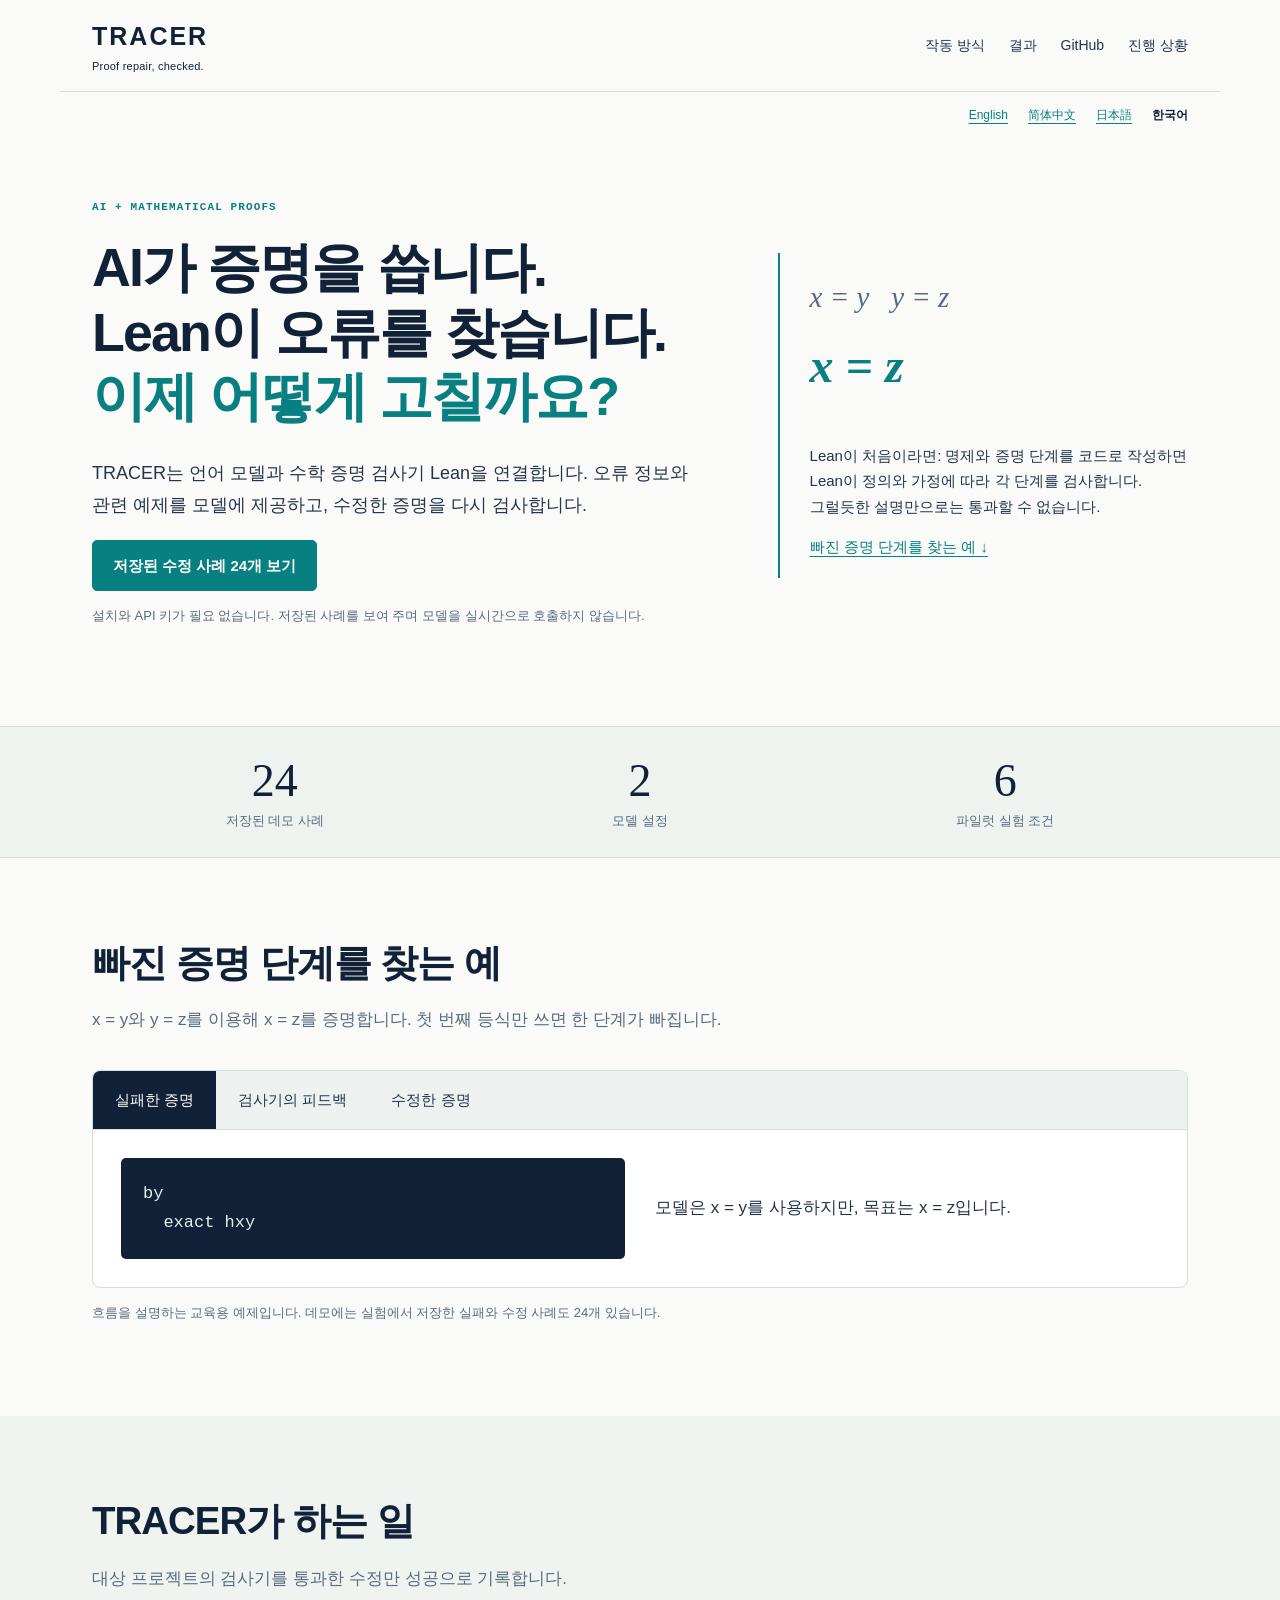
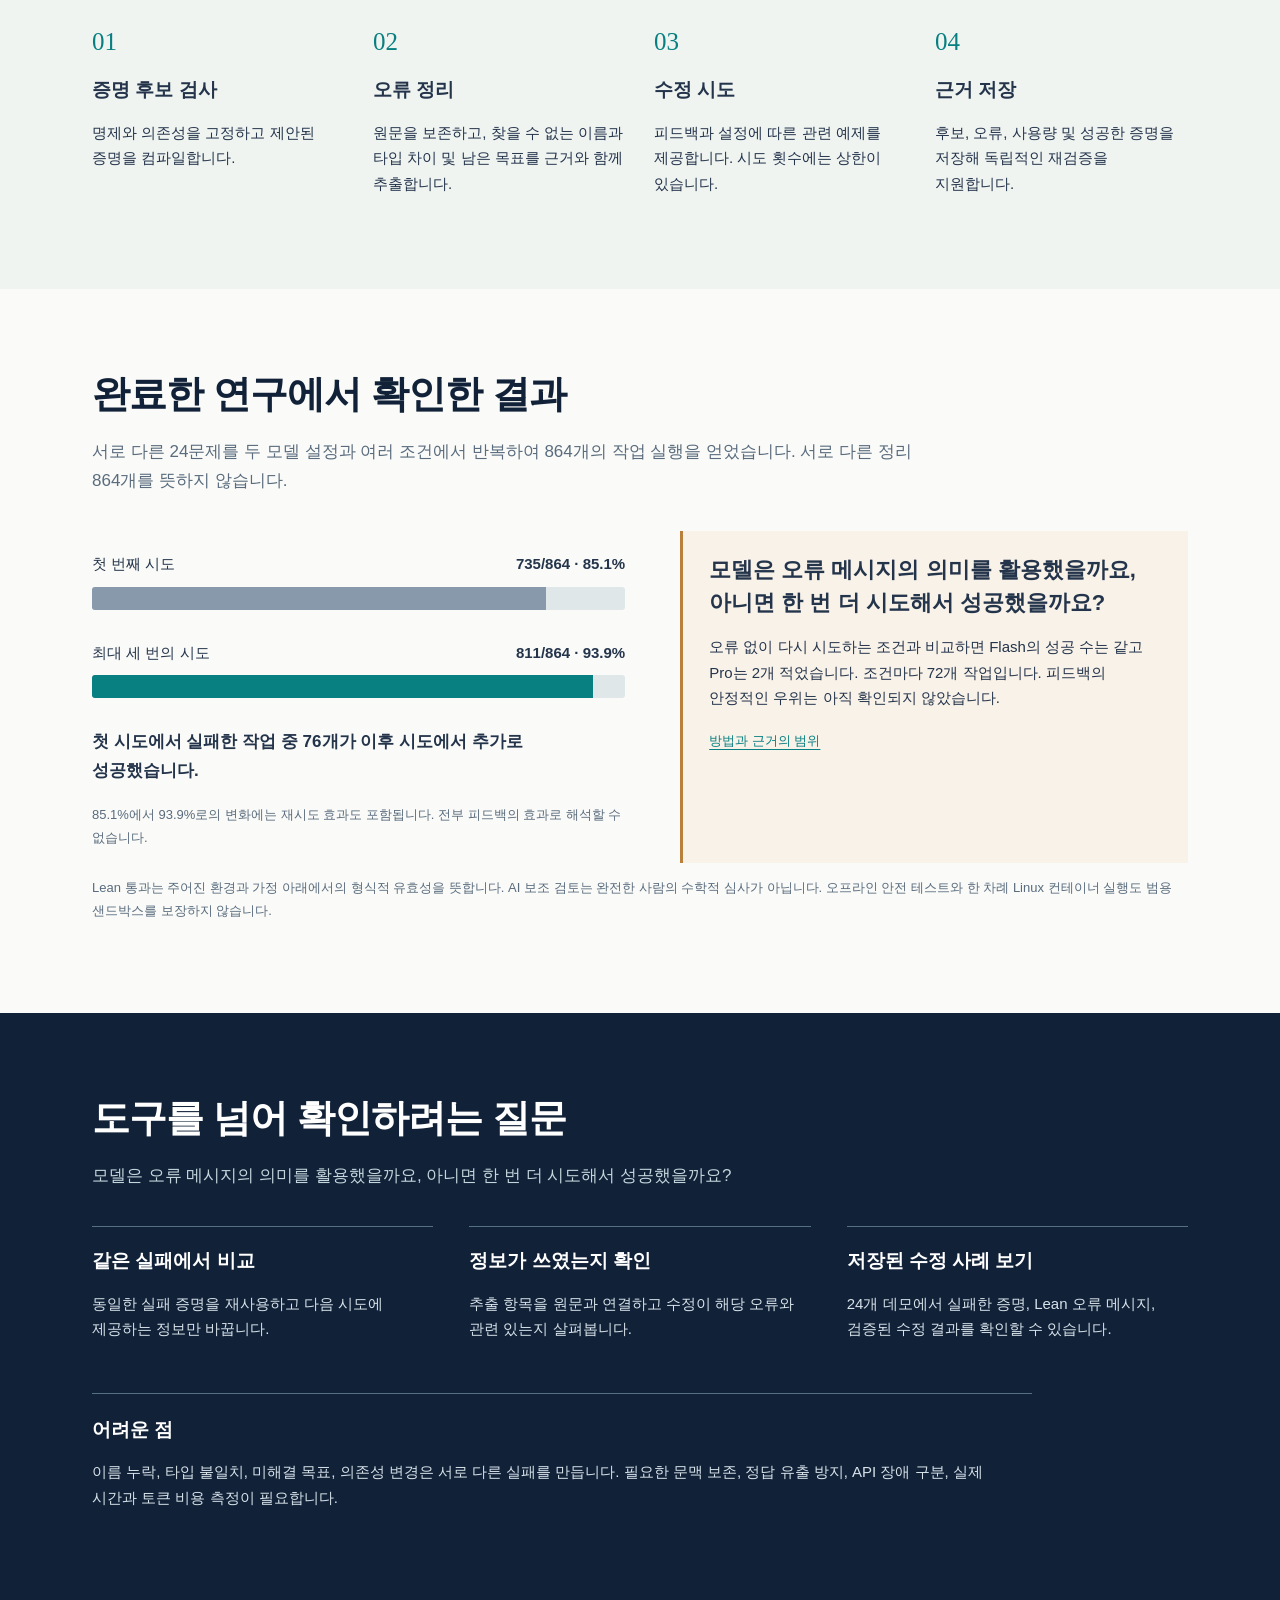
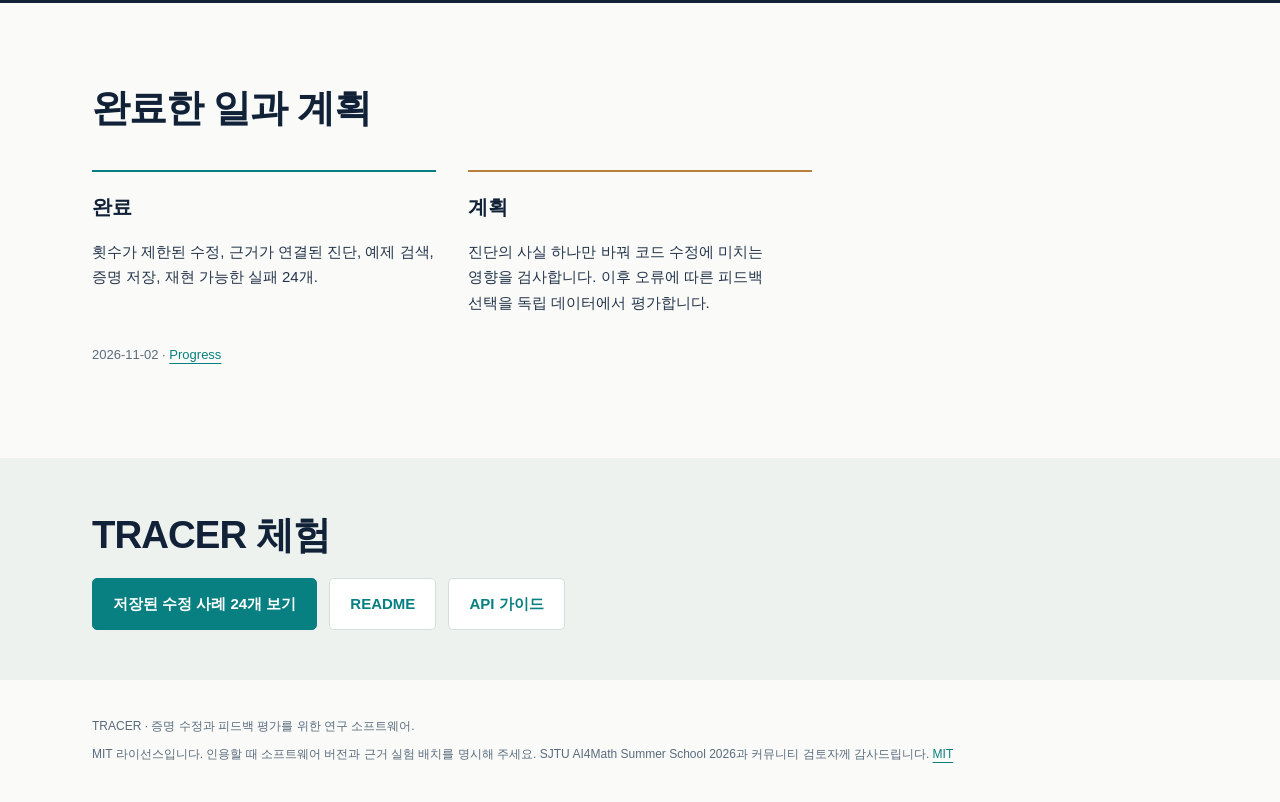
<file: site/ko.html>
<!doctype html>
<html lang="ko"><head><meta charset="utf-8"><meta name="viewport" content="width=device-width,initial-scale=1"><meta name="description" content="AI가 작성한 수학 증명을 수정하고, Lean으로 매번 검증합니다."><meta name="theme-color" content="#112138"><title>TRACER · AI가 작성한 수학 증명을 수정하고, Lean으로 매번 검증합니다.</title><link rel="stylesheet" href="site.css"><link rel="canonical" href="https://runqiwang777.github.io/TRACER/ko.html">
<link rel="alternate" hreflang="en" href="https://runqiwang777.github.io/TRACER/"><link rel="alternate" hreflang="zh-CN" href="https://runqiwang777.github.io/TRACER/zh.html"><link rel="alternate" hreflang="ja" href="https://runqiwang777.github.io/TRACER/ja.html"><link rel="alternate" hreflang="ko" href="https://runqiwang777.github.io/TRACER/ko.html"></head>
<body><a class="skip" href="#main">작동 방식</a><header class="wrap header"><a class="brand" href="ko.html">TRACER<span>Proof repair, checked.</span></a><nav aria-label="Navigation"><a href="#method">작동 방식</a><a href="#results">결과</a><a href="https://github.com/runqiwang777/TRACER">GitHub</a><a href="#progress">진행 상황</a></nav></header><div class="wrap languages" aria-label="Language"><a href="index.html" lang="en" hreflang="en" >English</a><a href="zh.html" lang="zh-CN" hreflang="zh-CN" >简体中文</a><a href="ja.html" lang="ja" hreflang="ja" >日本語</a><a href="ko.html" lang="ko" hreflang="ko" aria-current="page">한국어</a></div>
<main id="main"><section class="hero wrap"><div><p class="eyebrow">AI + MATHEMATICAL PROOFS</p><h1>AI가 증명을 씁니다.<br>Lean이 오류를 찾습니다.<br><em>이제 어떻게 고칠까요?</em></h1><p class="lead">TRACER는 언어 모델과 수학 증명 검사기 Lean을 연결합니다. 오류 정보와 관련 예제를 모델에 제공하고, 수정한 증명을 다시 검사합니다.</p><a class="button primary" href="demo/">저장된 수정 사례 24개 보기</a><p class="small">설치와 API 키가 필요 없습니다. 저장된 사례를 보여 주며 모델을 실시간으로 호출하지 않습니다.</p></div><aside class="definition"><span class="math">x = y &nbsp; y = z<br><strong>x = z</strong></span><p>Lean이 처음이라면: 명제와 증명 단계를 코드로 작성하면 Lean이 정의와 가정에 따라 각 단계를 검사합니다. 그럴듯한 설명만으로는 통과할 수 없습니다.</p><a href="#example">빠진 증명 단계를 찾는 예 ↓</a></aside></section>
<section class="numbers"><div class="wrap numbers-inner"><div><strong>24</strong><span>저장된 데모 사례</span></div><div><strong>2</strong><span>모델 설정</span></div><div><strong>6</strong><span>파일럿 실험 조건</span></div></div></section>
<section id="example" class="wrap section"><div class="intro"><h2>빠진 증명 단계를 찾는 예</h2><p>x = y와 y = z를 이용해 x = z를 증명합니다. 첫 번째 등식만 쓰면 한 단계가 빠집니다.</p></div><div class="example"><div class="tabs" role="tablist" aria-label="Example"><button type="button" role="tab" id="step-0" aria-controls="example-panel" aria-selected="true" tabindex="0" data-step="0">실패한 증명</button><button type="button" role="tab" id="step-1" aria-controls="example-panel" aria-selected="false" tabindex="-1" data-step="1">검사기의 피드백</button><button type="button" role="tab" id="step-2" aria-controls="example-panel" aria-selected="false" tabindex="-1" data-step="2">수정한 증명</button></div><div id="example-panel" role="tabpanel" aria-labelledby="step-0"><pre><code id="example-code">by
  exact hxy</code></pre><p id="example-explanation">모델은 x = y를 사용하지만, 목표는 x = z입니다.</p></div></div><p class="small">흐름을 설명하는 교육용 예제입니다. 데모에는 실험에서 저장한 실패와 수정 사례도 24개 있습니다.</p></section>
<section id="method" class="section section-tint"><div class="wrap"><div class="intro"><h2>TRACER가 하는 일</h2><p>대상 프로젝트의 검사기를 통과한 수정만 성공으로 기록합니다.</p></div><div class="steps"><article><span class="step-number">01</span><h3>증명 후보 검사</h3><p>명제와 의존성을 고정하고 제안된 증명을 컴파일합니다.</p></article><article><span class="step-number">02</span><h3>오류 정리</h3><p>원문을 보존하고, 찾을 수 없는 이름과 타입 차이 및 남은 목표를 근거와 함께 추출합니다.</p></article><article><span class="step-number">03</span><h3>수정 시도</h3><p>피드백과 설정에 따른 관련 예제를 제공합니다. 시도 횟수에는 상한이 있습니다.</p></article><article><span class="step-number">04</span><h3>근거 저장</h3><p>후보, 오류, 사용량 및 성공한 증명을 저장해 독립적인 재검증을 지원합니다.</p></article></div></div></section>
<section id="results" class="section wrap"><div class="intro"><h2>완료한 연구에서 확인한 결과</h2><p>서로 다른 24문제를 두 모델 설정과 여러 조건에서 반복하여 864개의 작업 실행을 얻었습니다. 서로 다른 정리 864개를 뜻하지 않습니다.</p></div><div class="results-grid"><div><div class="bar-title"><span>첫 번째 시도</span><strong>735/864 · 85.1%</strong></div><div class="track"><i style="width:85.1%"></i></div><div class="bar-title"><span>최대 세 번의 시도</span><strong>811/864 · 93.9%</strong></div><div class="track"><i class="after" style="width:93.9%"></i></div><p><strong>첫 시도에서 실패한 작업 중 76개가 이후 시도에서 추가로 성공했습니다.</strong></p><p class="small">85.1%에서 93.9%로의 변화에는 재시도 효과도 포함됩니다. 전부 피드백의 효과로 해석할 수 없습니다.</p></div><aside class="finding"><h3>모델은 오류 메시지의 의미를 활용했을까요, 아니면 한 번 더 시도해서 성공했을까요?</h3><p>오류 없이 다시 시도하는 조건과 비교하면 Flash의 성공 수는 같고 Pro는 2개 적었습니다. 조건마다 72개 작업입니다. 피드백의 안정적인 우위는 아직 확인되지 않았습니다.</p><a href="https://github.com/runqiwang777/TRACER/blob/main/docs/INTRODUCTION_EVIDENCE.md">방법과 근거의 범위</a></aside></div><p class="small">Lean 통과는 주어진 환경과 가정 아래에서의 형식적 유효성을 뜻합니다. AI 보조 검토는 완전한 사람의 수학적 심사가 아닙니다. 오프라인 안전 테스트와 한 차례 Linux 컨테이너 실행도 범용 샌드박스를 보장하지 않습니다.</p></section>
<section class="section dark"><div class="wrap"><div class="intro"><h2>도구를 넘어 확인하려는 질문</h2><p>모델은 오류 메시지의 의미를 활용했을까요, 아니면 한 번 더 시도해서 성공했을까요?</p></div><div class="ideas"><article><h3>같은 실패에서 비교</h3><p>동일한 실패 증명을 재사용하고 다음 시도에 제공하는 정보만 바꿉니다.</p></article><article><h3>정보가 쓰였는지 확인</h3><p>추출 항목을 원문과 연결하고 수정이 해당 오류와 관련 있는지 살펴봅니다.</p></article><article><h3>저장된 수정 사례 보기</h3><p>24개 데모에서 실패한 증명, Lean 오류 메시지, 검증된 수정 결과를 확인할 수 있습니다.</p></article></div><div class="challenge"><h3>어려운 점</h3><p>이름 누락, 타입 불일치, 미해결 목표, 의존성 변경은 서로 다른 실패를 만듭니다. 필요한 문맥 보존, 정답 유출 방지, API 장애 구분, 실제 시간과 토큰 비용 측정이 필요합니다.</p></div></div></section>
<section id="progress" class="section wrap"><div class="intro"><h2>완료한 일과 계획</h2></div><div class="progress"><article><p class="status">완료</p><p>횟수가 제한된 수정, 근거가 연결된 진단, 예제 검색, 증명 저장, 재현 가능한 실패 24개.</p></article><article><p class="status">계획</p><p>진단의 사실 하나만 바꿔 코드 수정에 미치는 영향을 검사합니다. 이후 오류에 따른 피드백 선택을 독립 데이터에서 평가합니다.</p></article></div><p class="small">2026-11-02 · <a href="https://github.com/runqiwang777/TRACER/blob/main/PROGRESS.md">Progress</a></p></section>
<section class="cta"><div class="wrap"><h2>TRACER 체험</h2><div class="actions"><a class="button primary" href="demo/">저장된 수정 사례 24개 보기</a><a class="button" href="https://github.com/runqiwang777/TRACER/blob/main/README.ko.md">README</a><a class="button" href="https://github.com/runqiwang777/TRACER/blob/main/docs/API_GUIDE.md">API 가이드</a></div></div></section></main>
<footer class="wrap"><p>TRACER · 증명 수정과 피드백 평가를 위한 연구 소프트웨어.</p><p>MIT 라이선스입니다. 인용할 때 소프트웨어 버전과 근거 실험 배치를 명시해 주세요. SJTU AI4Math Summer School 2026과 커뮤니티 검토자께 감사드립니다. <a href="https://github.com/runqiwang777/TRACER/blob/main/LICENSE">MIT</a></p></footer>
<script id="example-data" type="application/json">{"codes": ["by\n  exact hxy", "Type mismatch\n  hxy : x = y\nExpected\n  x = z", "by\n  exact hxy.trans hyz"], "texts": ["모델은 x = y를 사용하지만, 목표는 x = z입니다.", "Lean이 결론의 불일치를 알려 줍니다. TRACER는 원문을 보존하고 관련 정보를 모델에 전달합니다.", "두 등식을 연결하면 이 예제는 Lean 검사를 통과합니다."]}</script><script src="walkthrough.js" defer></script></body></html>
</file>
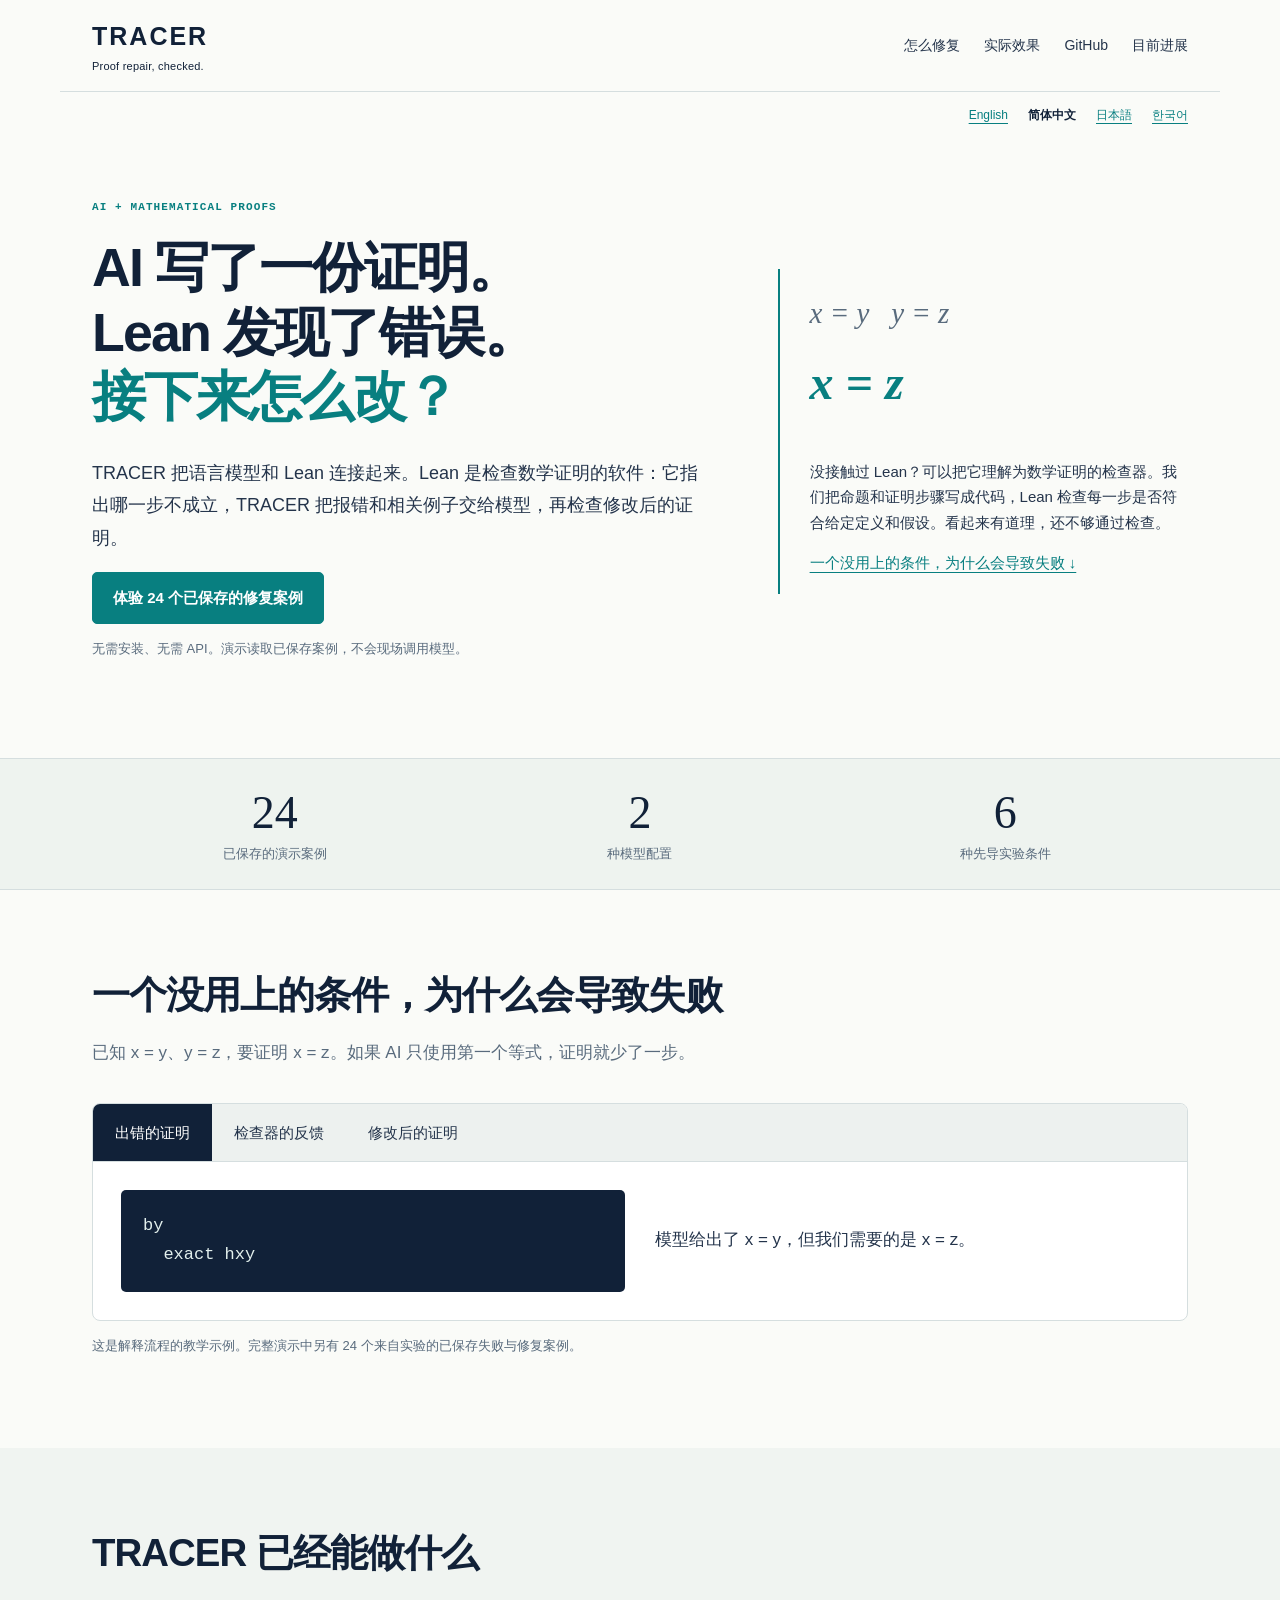
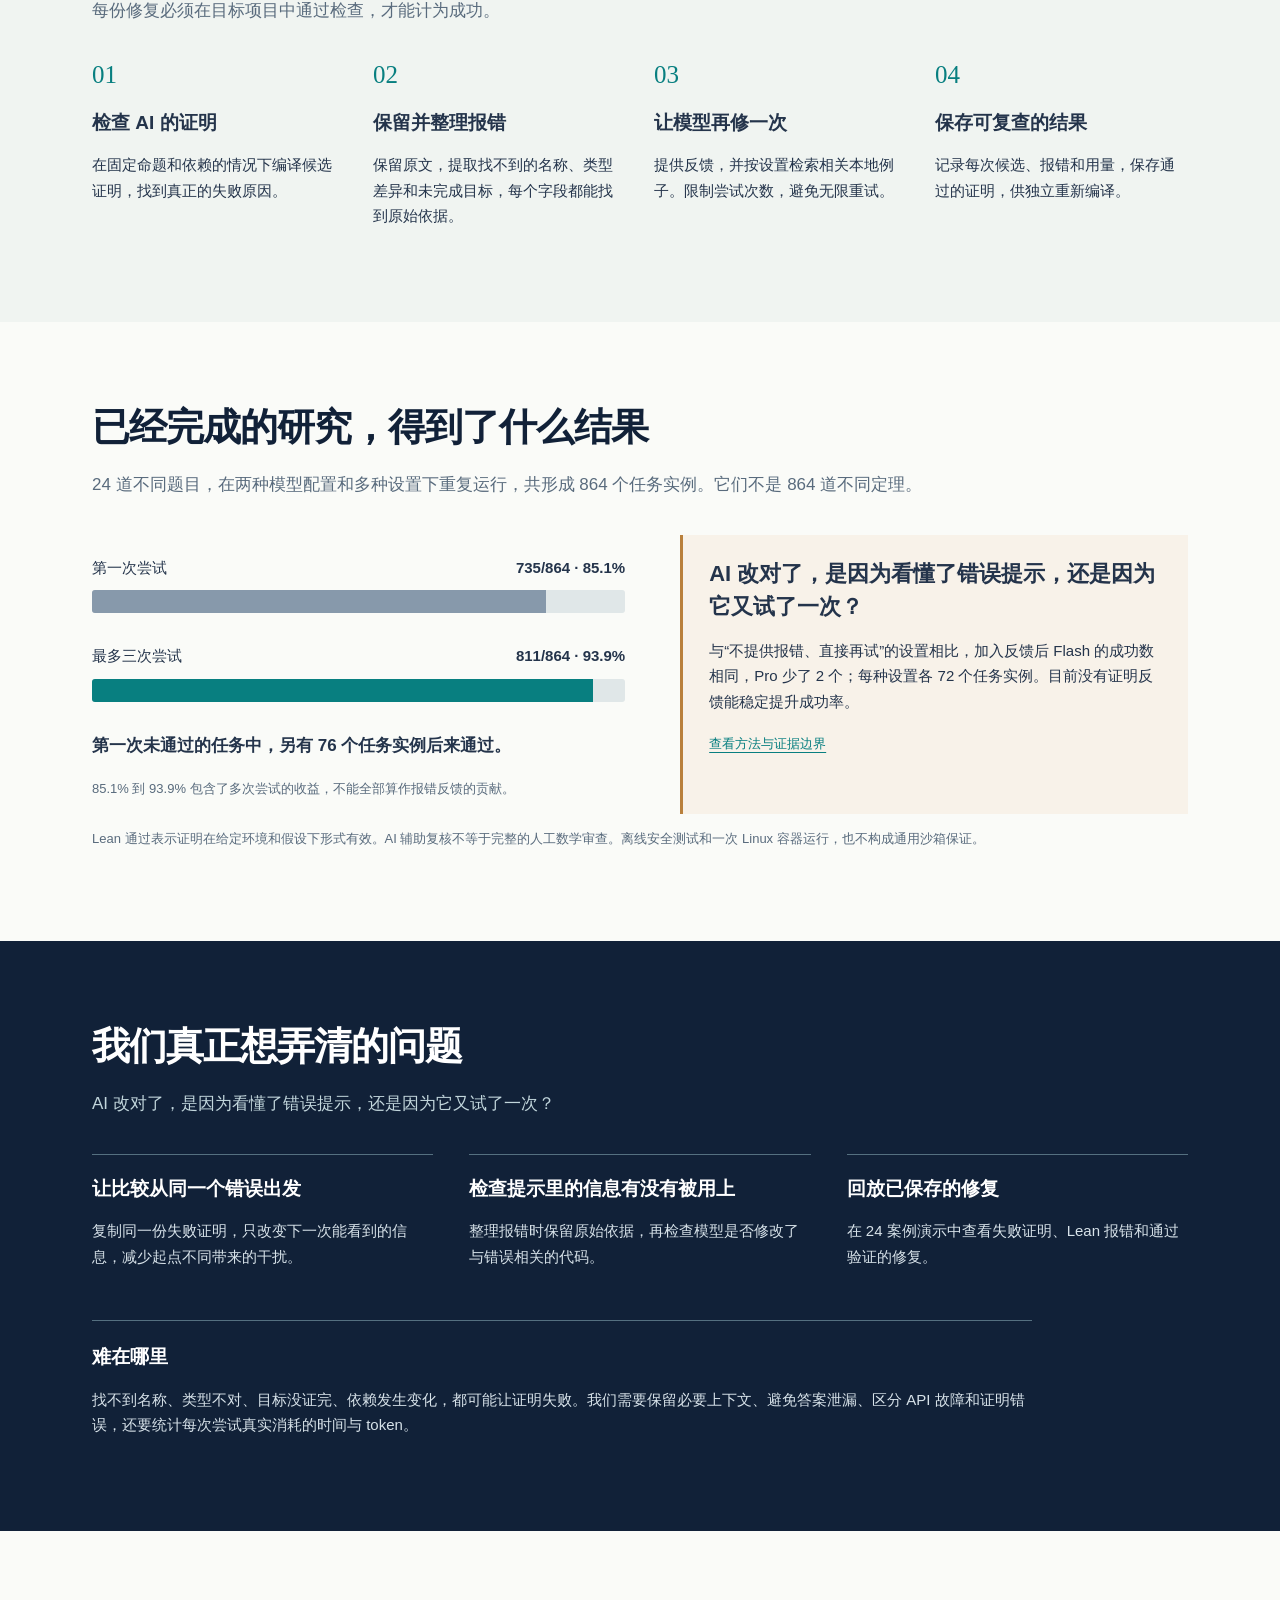
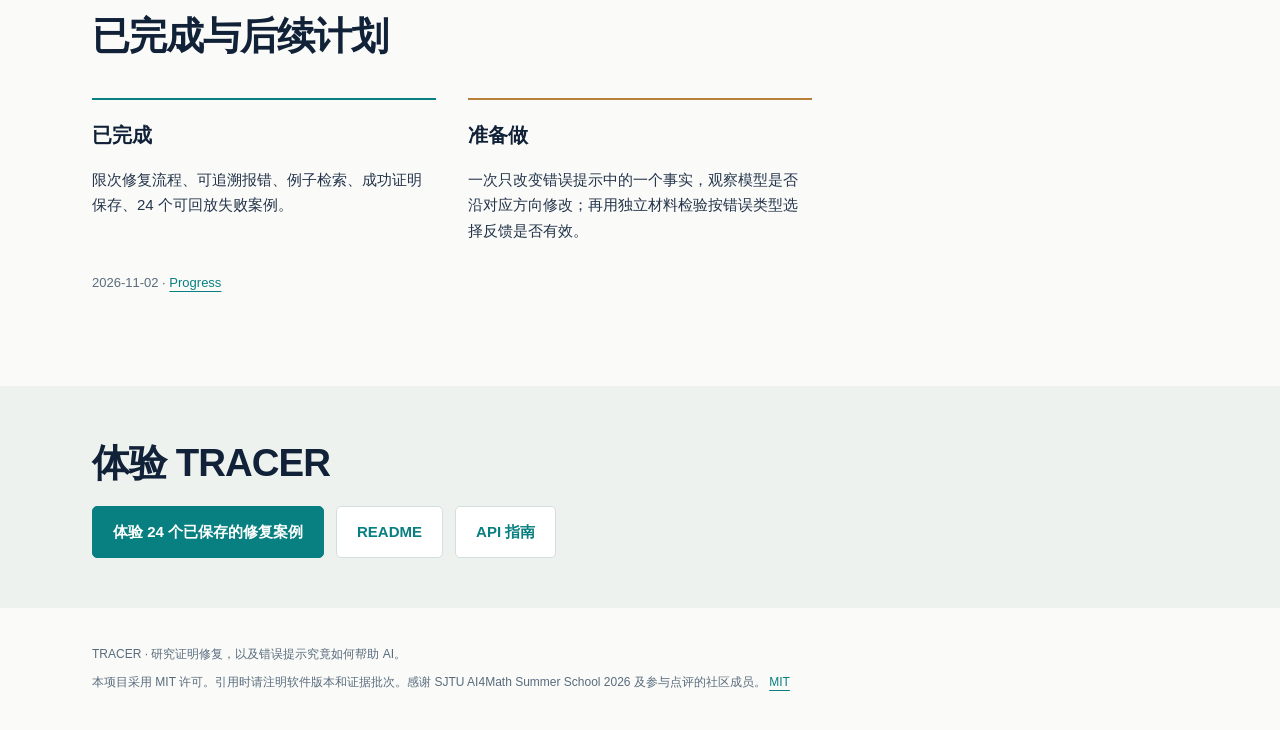
<file: site/zh.html>
<!doctype html>
<html lang="zh-CN"><head><meta charset="utf-8"><meta name="viewport" content="width=device-width,initial-scale=1"><meta name="description" content="让 AI 写的数学证明出错后能修复，每次修改都交给 Lean 检查。"><meta name="theme-color" content="#112138"><title>TRACER · 让 AI 写的数学证明出错后能修复，每次修改都交给 Lean 检查。</title><link rel="stylesheet" href="site.css"><link rel="canonical" href="https://runqiwang777.github.io/TRACER/zh.html">
<link rel="alternate" hreflang="en" href="https://runqiwang777.github.io/TRACER/"><link rel="alternate" hreflang="zh-CN" href="https://runqiwang777.github.io/TRACER/zh.html"><link rel="alternate" hreflang="ja" href="https://runqiwang777.github.io/TRACER/ja.html"><link rel="alternate" hreflang="ko" href="https://runqiwang777.github.io/TRACER/ko.html"></head>
<body><a class="skip" href="#main">怎么修复</a><header class="wrap header"><a class="brand" href="zh.html">TRACER<span>Proof repair, checked.</span></a><nav aria-label="Navigation"><a href="#method">怎么修复</a><a href="#results">实际效果</a><a href="https://github.com/runqiwang777/TRACER">GitHub</a><a href="#progress">目前进展</a></nav></header><div class="wrap languages" aria-label="Language"><a href="index.html" lang="en" hreflang="en" >English</a><a href="zh.html" lang="zh-CN" hreflang="zh-CN" aria-current="page">简体中文</a><a href="ja.html" lang="ja" hreflang="ja" >日本語</a><a href="ko.html" lang="ko" hreflang="ko" >한국어</a></div>
<main id="main"><section class="hero wrap"><div><p class="eyebrow">AI + MATHEMATICAL PROOFS</p><h1>AI 写了一份证明。<br>Lean 发现了错误。<br><em>接下来怎么改？</em></h1><p class="lead">TRACER 把语言模型和 Lean 连接起来。Lean 是检查数学证明的软件：它指出哪一步不成立，TRACER 把报错和相关例子交给模型，再检查修改后的证明。</p><a class="button primary" href="demo/">体验 24 个已保存的修复案例</a><p class="small">无需安装、无需 API。演示读取已保存案例，不会现场调用模型。</p></div><aside class="definition"><span class="math">x = y &nbsp; y = z<br><strong>x = z</strong></span><p>没接触过 Lean？可以把它理解为数学证明的检查器。我们把命题和证明步骤写成代码，Lean 检查每一步是否符合给定定义和假设。看起来有道理，还不够通过检查。</p><a href="#example">一个没用上的条件，为什么会导致失败 ↓</a></aside></section>
<section class="numbers"><div class="wrap numbers-inner"><div><strong>24</strong><span>已保存的演示案例</span></div><div><strong>2</strong><span>种模型配置</span></div><div><strong>6</strong><span>种先导实验条件</span></div></div></section>
<section id="example" class="wrap section"><div class="intro"><h2>一个没用上的条件，为什么会导致失败</h2><p>已知 x = y、y = z，要证明 x = z。如果 AI 只使用第一个等式，证明就少了一步。</p></div><div class="example"><div class="tabs" role="tablist" aria-label="Example"><button type="button" role="tab" id="step-0" aria-controls="example-panel" aria-selected="true" tabindex="0" data-step="0">出错的证明</button><button type="button" role="tab" id="step-1" aria-controls="example-panel" aria-selected="false" tabindex="-1" data-step="1">检查器的反馈</button><button type="button" role="tab" id="step-2" aria-controls="example-panel" aria-selected="false" tabindex="-1" data-step="2">修改后的证明</button></div><div id="example-panel" role="tabpanel" aria-labelledby="step-0"><pre><code id="example-code">by
  exact hxy</code></pre><p id="example-explanation">模型给出了 x = y，但我们需要的是 x = z。</p></div></div><p class="small">这是解释流程的教学示例。完整演示中另有 24 个来自实验的已保存失败与修复案例。</p></section>
<section id="method" class="section section-tint"><div class="wrap"><div class="intro"><h2>TRACER 已经能做什么</h2><p>每份修复必须在目标项目中通过检查，才能计为成功。</p></div><div class="steps"><article><span class="step-number">01</span><h3>检查 AI 的证明</h3><p>在固定命题和依赖的情况下编译候选证明，找到真正的失败原因。</p></article><article><span class="step-number">02</span><h3>保留并整理报错</h3><p>保留原文，提取找不到的名称、类型差异和未完成目标，每个字段都能找到原始依据。</p></article><article><span class="step-number">03</span><h3>让模型再修一次</h3><p>提供反馈，并按设置检索相关本地例子。限制尝试次数，避免无限重试。</p></article><article><span class="step-number">04</span><h3>保存可复查的结果</h3><p>记录每次候选、报错和用量，保存通过的证明，供独立重新编译。</p></article></div></div></section>
<section id="results" class="section wrap"><div class="intro"><h2>已经完成的研究，得到了什么结果</h2><p>24 道不同题目，在两种模型配置和多种设置下重复运行，共形成 864 个任务实例。它们不是 864 道不同定理。</p></div><div class="results-grid"><div><div class="bar-title"><span>第一次尝试</span><strong>735/864 · 85.1%</strong></div><div class="track"><i style="width:85.1%"></i></div><div class="bar-title"><span>最多三次尝试</span><strong>811/864 · 93.9%</strong></div><div class="track"><i class="after" style="width:93.9%"></i></div><p><strong>第一次未通过的任务中，另有 76 个任务实例后来通过。</strong></p><p class="small">85.1% 到 93.9% 包含了多次尝试的收益，不能全部算作报错反馈的贡献。</p></div><aside class="finding"><h3>AI 改对了，是因为看懂了错误提示，还是因为它又试了一次？</h3><p>与“不提供报错、直接再试”的设置相比，加入反馈后 Flash 的成功数相同，Pro 少了 2 个；每种设置各 72 个任务实例。目前没有证明反馈能稳定提升成功率。</p><a href="https://github.com/runqiwang777/TRACER/blob/main/docs/INTRODUCTION_EVIDENCE.md">查看方法与证据边界</a></aside></div><p class="small">Lean 通过表示证明在给定环境和假设下形式有效。AI 辅助复核不等于完整的人工数学审查。离线安全测试和一次 Linux 容器运行，也不构成通用沙箱保证。</p></section>
<section class="section dark"><div class="wrap"><div class="intro"><h2>我们真正想弄清的问题</h2><p>AI 改对了，是因为看懂了错误提示，还是因为它又试了一次？</p></div><div class="ideas"><article><h3>让比较从同一个错误出发</h3><p>复制同一份失败证明，只改变下一次能看到的信息，减少起点不同带来的干扰。</p></article><article><h3>检查提示里的信息有没有被用上</h3><p>整理报错时保留原始依据，再检查模型是否修改了与错误相关的代码。</p></article><article><h3>回放已保存的修复</h3><p>在 24 案例演示中查看失败证明、Lean 报错和通过验证的修复。</p></article></div><div class="challenge"><h3>难在哪里</h3><p>找不到名称、类型不对、目标没证完、依赖发生变化，都可能让证明失败。我们需要保留必要上下文、避免答案泄漏、区分 API 故障和证明错误，还要统计每次尝试真实消耗的时间与 token。</p></div></div></section>
<section id="progress" class="section wrap"><div class="intro"><h2>已完成与后续计划</h2></div><div class="progress"><article><p class="status">已完成</p><p>限次修复流程、可追溯报错、例子检索、成功证明保存、24 个可回放失败案例。</p></article><article><p class="status">准备做</p><p>一次只改变错误提示中的一个事实，观察模型是否沿对应方向修改；再用独立材料检验按错误类型选择反馈是否有效。</p></article></div><p class="small">2026-11-02 · <a href="https://github.com/runqiwang777/TRACER/blob/main/PROGRESS.md">Progress</a></p></section>
<section class="cta"><div class="wrap"><h2>体验 TRACER</h2><div class="actions"><a class="button primary" href="demo/">体验 24 个已保存的修复案例</a><a class="button" href="https://github.com/runqiwang777/TRACER/blob/main/README.zh-CN.md">README</a><a class="button" href="https://github.com/runqiwang777/TRACER/blob/main/docs/API_GUIDE.md">API 指南</a></div></div></section></main>
<footer class="wrap"><p>TRACER · 研究证明修复，以及错误提示究竟如何帮助 AI。</p><p>本项目采用 MIT 许可。引用时请注明软件版本和证据批次。感谢 SJTU AI4Math Summer School 2026 及参与点评的社区成员。 <a href="https://github.com/runqiwang777/TRACER/blob/main/LICENSE">MIT</a></p></footer>
<script id="example-data" type="application/json">{"codes": ["by\n  exact hxy", "Type mismatch\n  hxy : x = y\nExpected\n  x = z", "by\n  exact hxy.trans hyz"], "texts": ["模型给出了 x = y，但我们需要的是 x = z。", "Lean 指出实际得到的结论和目标不一致。TRACER 保留这段原文，把相关信息交给模型。", "修改后的证明连接两个等式。这个示例可以通过 Lean 检查。"]}</script><script src="walkthrough.js" defer></script></body></html>
</file>
<file: site/site.css>
:root{--navy:#112138;--ink:#24344b;--muted:#596b7d;--teal:#087f80;--line:#d5dedf;--paper:#fafbf8}*{box-sizing:border-box}html{scroll-behavior:smooth;scroll-padding-top:24px}body{margin:0;color:var(--ink);background:var(--paper);font:17px/1.7 Arial,"Microsoft YaHei","Yu Gothic","Malgun Gothic",sans-serif}a{color:var(--teal);text-underline-offset:4px}a:hover{color:#075c65}button,a{-webkit-tap-highlight-color:transparent}button:focus-visible,a:focus-visible{outline:3px solid #d08a24;outline-offset:5px}.wrap{width:min(1160px,100%);margin:auto;padding:0 32px}.skip{position:absolute;left:-9999px}.skip:focus{left:20px;top:10px;background:white;padding:8px;z-index:100}.header{display:flex;justify-content:space-between;align-items:center;min-height:92px;border-bottom:1px solid var(--line);gap:20px}.brand{font-size:25px;color:var(--navy);font-weight:800;letter-spacing:.08em;text-decoration:none}.brand span{display:block;font-size:11px;letter-spacing:.02em;font-weight:400}.header nav{display:flex;gap:24px;font-size:14px}.header nav a{text-decoration:none;color:var(--ink)}.languages{display:flex;justify-content:flex-end;gap:20px;padding-top:13px;font-size:12px}.languages [aria-current=page]{font-weight:700;color:var(--navy);text-decoration:none}.hero{display:grid;grid-template-columns:1.5fr 1fr;gap:70px;padding-top:65px;padding-bottom:85px}.eyebrow{font:700 11px Consolas,monospace;letter-spacing:.1em;color:var(--teal);margin-bottom:22px}h1{font-size:clamp(38px,4.2vw,60px);line-height:1.2;letter-spacing:-.035em;color:var(--navy);margin:0 0 28px;font-weight:700}h1 em{font-style:normal;color:var(--teal)}.lead{font-size:18px;line-height:1.8;max-width:670px}.button{display:inline-block;padding:12px 20px;border:1px solid var(--line);border-radius:5px;text-decoration:none;font-size:15px;font-weight:700;background:white}.button.primary{background:var(--teal);color:white;border-color:var(--teal)}.small{font-size:13px;color:var(--muted);line-height:1.8}.definition{align-self:center;border-left:2px solid var(--teal);padding:18px 0 18px 30px;font-size:15px}.math{font:italic 29px/1.8 Georgia,serif;display:block;color:var(--muted);padding-bottom:18px}.math strong{font-size:48px;color:var(--teal)}.numbers{border-block:1px solid var(--line);background:#eef3ef}.numbers-inner{display:grid;grid-template-columns:repeat(3,1fr);padding-block:24px}.numbers-inner>div{display:flex;flex-direction:column;text-align:center}.numbers strong{font:46px/1.3 Georgia,serif;color:var(--navy)}.numbers span{font-size:13px;color:var(--muted)}.section{padding-block:78px}.intro{max-width:850px;margin-bottom:35px}h2{font-size:clamp(28px,3vw,39px);line-height:1.4;color:var(--navy);letter-spacing:-.025em;margin:0 0 17px}h3{font-size:19px;line-height:1.5;margin:0 0 10px}.intro p{color:var(--muted)}.example{border:1px solid var(--line);background:white;border-radius:8px;overflow:hidden}.tabs{display:flex;border-bottom:1px solid var(--line);background:#edf1ef}.tabs button{padding:16px 22px;font:inherit;font-size:15px;border:0;background:transparent;cursor:pointer;color:var(--ink)}.tabs button[aria-selected=true]{background:var(--navy);color:white}#example-panel{display:grid;grid-template-columns:1fr 1fr;gap:30px;padding:28px}pre{font:17px/1.7 Consolas,monospace;white-space:pre-wrap;overflow-wrap:anywhere;margin:0;background:#112138;color:#e3f0ed;padding:22px;border-radius:5px}#example-panel p{margin:0;align-self:center}.section-tint{background:#f0f4f1}.steps{display:grid;grid-template-columns:repeat(4,1fr);gap:28px}.step-number{color:var(--teal);font:25px Georgia,serif;display:block;margin-bottom:20px}.steps p,.ideas p,.progress p{font-size:15px}.results-grid{display:grid;grid-template-columns:1.05fr 1fr;gap:55px}.bar-title{display:flex;justify-content:space-between;gap:12px;font-size:15px;margin:20px 0 10px}.bar-title strong{white-space:nowrap}.track{height:23px;background:#e0e7e8;border-radius:3px;overflow:hidden;margin-bottom:30px}.track i{display:block;height:100%;background:#8799ab}.track i.after{background:var(--teal)}.finding{border-left:3px solid #b9803c;padding:22px 26px;background:#f8f2e9}.finding h3{font-size:22px}.finding p{font-size:15px}.finding a{font-size:13px}.dark{background:var(--navy);color:#d7e2e9}.dark h2,.dark h3{color:white}.dark .intro p{color:#c2d6dc}.ideas{display:grid;grid-template-columns:repeat(3,1fr);gap:36px}.ideas article{border-top:1px solid #557080;padding-top:20px}.challenge{margin-top:36px;border-top:1px solid #557080;padding-top:22px;max-width:940px}.challenge p{font-size:15px}.progress{display:grid;grid-template-columns:repeat(3,1fr);gap:32px}.progress article{border-top:2px solid var(--teal);padding-top:18px}.progress article:nth-child(2){border-color:#b9803c}.progress article:nth-child(3){border-color:#8898aa}.status{font-size:20px!important;font-weight:700;color:var(--navy);margin:0}.cta{padding-block:50px;background:#edf2ee}.actions{display:flex;flex-wrap:wrap;gap:12px}footer{padding-block:28px!important;font-size:12px;color:var(--muted)}footer p{margin:8px 0}@media(max-width:850px){.header nav{gap:12px;font-size:12px}.hero{grid-template-columns:1fr;gap:20px;padding-top:40px}.definition{max-width:650px}.steps{grid-template-columns:repeat(2,1fr)}.results-grid{grid-template-columns:1fr;gap:20px}.ideas,.progress{grid-template-columns:1fr;gap:20px}.section{padding-block:55px}}@media(max-width:520px){body{font-size:16px}.wrap{padding-inline:20px}.header{min-height:80px}.header nav a:not(:last-child){display:none}.languages{justify-content:space-between;gap:10px;font-size:11px}h1{font-size:37px}.hero{padding-bottom:45px}.lead{font-size:16px}.definition{padding-left:20px}.numbers strong{font-size:36px}.numbers span{font-size:11px}.steps{grid-template-columns:1fr;gap:22px}#example-panel{grid-template-columns:1fr;padding:20px;gap:20px}.tabs button{padding:13px 9px;font-size:12px;flex:1}.bar-title{font-size:12px}.finding{padding:18px}.math strong{font-size:39px}.button{font-size:13px;padding:11px 14px}}@media(prefers-reduced-motion:reduce){html{scroll-behavior:auto}}

:lang(ko){word-break:keep-all;overflow-wrap:break-word}
</file>
<file: site/demo/styles.css>
:root {
  color-scheme: dark;
  --bg: #090c12;
  --surface: #111722;
  --surface-2: #151e2d;
  --line: #263246;
  --text: #eef4ff;
  --muted: #93a4bd;
  --blue: #64a8ff;
  --cyan: #5de1d2;
  --green: #58dc91;
  --red: #ff7585;
  --amber: #ffc766;
  --shadow: 0 24px 70px rgba(0, 0, 0, .35);
}

* { box-sizing: border-box; }
html { scroll-behavior: smooth; }
body {
  margin: 0;
  background:
    radial-gradient(circle at 82% 2%, rgba(52, 110, 205, .18), transparent 28rem),
    radial-gradient(circle at 8% 40%, rgba(39, 183, 165, .08), transparent 24rem),
    var(--bg);
  color: var(--text);
  font-family: Inter, ui-sans-serif, system-ui, -apple-system, BlinkMacSystemFont, "Segoe UI", sans-serif;
  line-height: 1.55;
}

a { color: inherit; }
button, a { -webkit-tap-highlight-color: transparent; }
.site-header {
  width: min(1180px, calc(100% - 36px));
  margin: 0 auto;
  height: 76px;
  display: flex;
  align-items: center;
  justify-content: space-between;
}
.brand { display: flex; align-items: center; gap: 11px; text-decoration: none; font-weight: 800; letter-spacing: .08em; }
.brand-mark { display: grid; place-items: center; width: 34px; height: 34px; border: 1px solid #4a6387; border-radius: 9px; color: var(--cyan); background: #111b2a; }
.header-actions { display: flex; gap: 10px; }
.ghost, .link-button { border: 1px solid var(--line); border-radius: 9px; color: var(--muted); background: rgba(15, 21, 32, .8); padding: 8px 12px; font: inherit; font-size: 13px; text-decoration: none; cursor: pointer; }
.ghost:hover { border-color: #4e668a; color: var(--text); }
main { width: min(1180px, calc(100% - 36px)); margin: 0 auto; }
.hero { max-width: 820px; padding: 86px 0 54px; }
.eyebrow { color: var(--cyan); letter-spacing: .18em; font-size: 12px; font-weight: 800; }
h1 { margin: 14px 0 18px; font-size: clamp(42px, 7vw, 76px); line-height: 1.02; letter-spacing: -.045em; }
h2 { margin: 10px 0 12px; font-size: clamp(28px, 4vw, 44px); letter-spacing: -.025em; line-height: 1.12; }
.lede { max-width: 700px; font-size: 20px; color: #b7c4d7; }
.hero-actions { display: flex; align-items: center; flex-wrap: wrap; gap: 14px; margin-top: 30px; }
.primary, .secondary { display: inline-block; border-radius: 10px; padding: 12px 17px; font: inherit; font-weight: 750; text-decoration: none; cursor: pointer; }
.primary { border: 0; color: #071017; background: linear-gradient(120deg, var(--cyan), #80bfff); box-shadow: 0 12px 32px rgba(93, 225, 210, .16); }
.primary.compact { padding: 9px 14px; }
.secondary { color: var(--text); border: 1px solid var(--line); background: transparent; }
.evidence-chip { display: inline-flex; gap: 9px; align-items: center; margin-top: 24px; color: var(--muted); font-size: 13px; }
.pulse { width: 8px; height: 8px; border-radius: 50%; background: var(--green); box-shadow: 0 0 0 5px rgba(88, 220, 145, .1); }

.coverage-strip { margin: 0 0 80px; display: grid; grid-template-columns: repeat(3, minmax(120px, 1fr)) 1.5fr; border: 1px solid var(--line); border-radius: 15px; background: linear-gradient(115deg, rgba(31, 55, 83, .55), rgba(17, 23, 34, .9)); }
.coverage-strip > * { min-height: 105px; padding: 20px 24px; display: flex; flex-direction: column; justify-content: center; border-right: 1px solid var(--line); }
.coverage-strip > *:last-child { border-right: 0; }
.coverage-strip strong { color: var(--cyan); font-size: 31px; line-height: 1; }
.coverage-strip span, .coverage-strip small { margin-top: 7px; color: var(--muted); }
.examples-section { padding: 34px 0 30px; }
.preview-examples .hero, .preview-examples .coverage-strip { display: none; }
.preview-examples .examples-section { padding-top: 74px; }
.split-heading { max-width: none; display: flex; justify-content: space-between; gap: 40px; align-items: end; }
.split-heading > div:first-child { max-width: 720px; }
.filter-group { min-width: 340px; display: grid; grid-template-columns: 1fr 1fr; gap: 10px; }
.filter-group label { display: grid; gap: 6px; color: var(--muted); font-size: 11px; font-weight: 700; letter-spacing: .05em; }
.filter-group select { min-width: 0; border: 1px solid var(--line); border-radius: 8px; padding: 9px 10px; color: var(--text); background: #111926; font: inherit; font-size: 12px; }
.case-list-header { margin-top: 25px; display: flex; justify-content: space-between; color: var(--muted); font-size: 12px; }
.case-list { margin: 10px 0 16px; padding: 4px 2px 10px; display: flex; gap: 9px; overflow-x: auto; scrollbar-color: #354763 transparent; }
.case-card { flex: 0 0 176px; min-height: 98px; padding: 12px; display: grid; gap: 5px; text-align: left; color: var(--text); border: 1px solid var(--line); border-radius: 11px; background: var(--surface); cursor: pointer; }
.case-card:hover, .case-card.active { border-color: var(--cyan); background: #162536; transform: translateY(-1px); }
.case-card strong { font-size: 13px; }
.case-card small { color: var(--muted); }
.case-category { width: max-content; border-radius: 999px; padding: 2px 7px; color: #9dc8ff; background: rgba(100, 168, 255, .11); font-size: 9px; font-weight: 800; text-transform: uppercase; }
.case-category.unknown_identifier { color: #f8c77d; background: rgba(255, 199, 102, .1); }
.case-category.unsolved_goals { color: #bc9dff; background: rgba(167, 126, 255, .11); }
.case-category.compile_error { color: #ff9aa6; background: rgba(255, 117, 133, .1); }

.workspace { overflow: hidden; border: 1px solid var(--line); border-radius: 17px; background: rgba(13, 18, 28, .92); box-shadow: var(--shadow); }
.workspace-bar { min-height: 66px; padding: 13px 18px; display: flex; align-items: center; justify-content: space-between; gap: 16px; border-bottom: 1px solid var(--line); }
.workspace-bar div:first-child { display: grid; gap: 2px; }
.muted { color: var(--muted); font-size: 10px; letter-spacing: .15em; }
.trace-meta { display: flex; flex-wrap: wrap; justify-content: flex-end; gap: 7px; color: var(--muted); font-size: 12px; }
.trace-meta span { padding: 4px 8px; border-radius: 6px; background: #192335; }
.stepper { padding: 24px 26px 16px; display: grid; grid-template-columns: minmax(150px, 1fr) 80px minmax(150px, 1fr); align-items: center; }
.step { appearance: none; border: 0; color: var(--muted); background: transparent; display: grid; grid-template-columns: 38px 1fr; grid-template-rows: auto auto; column-gap: 11px; text-align: left; cursor: pointer; }
.step span { grid-row: 1 / 3; display: grid; place-items: center; width: 36px; height: 36px; border: 1px solid #44536b; border-radius: 50%; font-weight: 800; }
.step b { color: #b9c5d6; }
.step small { color: var(--muted); }
.step.active span { color: #081018; border-color: var(--cyan); background: var(--cyan); }
.step.active b { color: var(--text); }
.connector { height: 1px; background: var(--line); }
.panels { display: grid; grid-template-columns: 1.05fr .95fr; border-top: 1px solid var(--line); }
.panel { min-width: 0; }
.panel + .panel { border-left: 1px solid var(--line); }
.panel-title { min-height: 49px; display: flex; align-items: center; justify-content: space-between; padding: 0 18px; border-bottom: 1px solid var(--line); color: #c5d1e2; font-size: 13px; font-weight: 700; }
.round-label { color: var(--muted); font-weight: 500; }
pre { margin: 0; white-space: pre-wrap; overflow-wrap: anywhere; }
.panel > pre { min-height: 278px; padding: 22px; }
code { color: #d7e6fa; font: 13px/1.62 "SFMono-Regular", Consolas, "Liberation Mono", monospace; }
.status { border-radius: 999px; padding: 3px 9px; font-size: 11px; }
.status.failed { color: #ff9aa6; background: rgba(255, 117, 133, .12); }
.status.passed { color: #7be3a6; background: rgba(88, 220, 145, .12); }
.diagnostic-panel > pre { min-height: 137px; padding: 18px; color: #ffd1d6; }
.feedback-box { margin: 0 18px 15px; padding: 14px; border: 1px solid #304566; border-radius: 10px; background: #121d2d; }
.feedback-box pre { margin-top: 7px; }
.mini-title { color: var(--blue); font-size: 11px; font-weight: 800; letter-spacing: .09em; text-transform: uppercase; }
.retrieval { display: flex; justify-content: space-between; gap: 18px; padding: 14px 18px; border-top: 1px solid var(--line); color: var(--muted); font-size: 12px; }
.retrieval strong, .retrieval a { color: #90bcf2; text-align: right; text-decoration: none; }
.retrieval a:hover { text-decoration: underline; }
.workspace.success { border-color: rgba(88, 220, 145, .55); }
.workspace-actions { padding: 13px 18px; display: flex; justify-content: center; gap: 10px; border-top: 1px solid var(--line); background: #0d131d; }
.workspace.flash { animation: flash .6s ease; }
@keyframes flash { 0%,100% { box-shadow: var(--shadow); } 45% { box-shadow: 0 0 0 2px rgba(88, 220, 145, .25), 0 24px 80px rgba(88, 220, 145, .13); } }

.pipeline-section { padding: 116px 0 20px; }
.pipeline-grid { margin-top: 30px; display: grid; grid-template-columns: repeat(5, 1fr); gap: 10px; }
.pipeline-grid article { min-height: 270px; padding: 20px; display: flex; flex-direction: column; border: 1px solid var(--line); border-radius: 14px; background: linear-gradient(155deg, #151e2d, #0e141e); }
.pipeline-grid article > span { color: var(--cyan); font: 800 12px/1 monospace; }
.pipeline-grid strong { margin-top: 26px; font-size: 17px; }
.pipeline-grid p { color: var(--muted); font-size: 13px; }
.pipeline-grid small { margin-top: auto; padding-top: 16px; color: #91d9b0; border-top: 1px solid var(--line); }
.pipeline-boundary { margin: 16px 0 0; padding: 15px 18px; color: #aebbcf; border-left: 3px solid var(--blue); background: rgba(100, 168, 255, .055); font-size: 13px; }
.results-section { padding: 116px 0 80px; }
.section-heading { max-width: 720px; }
.section-heading p { color: var(--muted); font-size: 17px; }
.result-grid { display: grid; grid-template-columns: repeat(3, 1fr); gap: 14px; margin-top: 30px; }
.metric-card { min-height: 195px; padding: 23px; border: 1px solid var(--line); border-radius: 14px; background: var(--surface); }
.metric-card > span { color: var(--muted); font-size: 13px; }
.metric-card strong { display: block; margin: 11px 0 13px; font-size: 42px; letter-spacing: -.04em; }
.bar { height: 7px; overflow: hidden; border-radius: 9px; background: #202c3e; }
.bar i { display: block; height: 100%; border-radius: inherit; background: var(--blue); }
.metric-card.highlight { border-color: rgba(93, 225, 210, .45); background: linear-gradient(145deg, rgba(28, 64, 66, .42), var(--surface)); }
.metric-card.highlight .bar i { background: var(--cyan); }
.metric-card small, .metric-card p { color: var(--muted); }
.metric-card.recovered strong { color: var(--green); }
.caveat { margin: 18px 0 0; padding: 15px 18px; border-left: 3px solid var(--amber); color: #abb9cc; background: rgba(255, 199, 102, .055); font-size: 13px; }
.local-section { margin: 50px 0 100px; padding: 32px; display: grid; grid-template-columns: .85fr 1.15fr; gap: 38px; align-items: center; border: 1px solid var(--line); border-radius: 16px; background: var(--surface-2); }
.local-section p { color: var(--muted); }
.command-wrap { position: relative; overflow: hidden; border: 1px solid #30415a; border-radius: 10px; background: #090d14; }
.command-wrap pre { padding: 24px 18px; }
.copy { position: absolute; top: 8px; right: 8px; border: 1px solid #364964; border-radius: 7px; padding: 5px 9px; color: var(--muted); background: #121b29; cursor: pointer; }
footer { width: min(1180px, calc(100% - 36px)); margin: 0 auto; padding: 24px 0 40px; display: flex; justify-content: space-between; gap: 24px; border-top: 1px solid var(--line); color: var(--muted); font-size: 13px; }
footer a { color: var(--blue); }

@media (max-width: 800px) {
  .hero { padding-top: 55px; }
  .coverage-strip { grid-template-columns: repeat(3, 1fr); }
  .coverage-strip small { grid-column: 1 / -1; min-height: 65px; border-top: 1px solid var(--line); }
  .coverage-strip > *:nth-child(3) { border-right: 0; }
  .split-heading { display: block; }
  .filter-group { min-width: 0; margin-top: 20px; }
  .pipeline-grid { grid-template-columns: 1fr 1fr; }
  .pipeline-grid article { min-height: 230px; }
  .panels, .result-grid, .local-section { grid-template-columns: 1fr; }
  .panel + .panel { border-left: 0; border-top: 1px solid var(--line); }
  .stepper { grid-template-columns: 1fr 28px 1fr; padding-inline: 15px; }
  .step { grid-template-columns: 30px 1fr; column-gap: 8px; }
  .step span { width: 29px; height: 29px; }
  .step small { display: none; }
  .trace-meta { display: none; }
  .local-section { gap: 10px; padding: 24px; }
  footer { flex-direction: column; }
}

@media (max-width: 520px) {
  .coverage-strip { grid-template-columns: 1fr; }
  .coverage-strip > *, .coverage-strip > *:nth-child(3) { min-height: 74px; border-right: 0; border-bottom: 1px solid var(--line); }
  .coverage-strip small { grid-column: auto; }
  .filter-group, .pipeline-grid { grid-template-columns: 1fr; }
  .pipeline-grid article { min-height: 210px; }
  .workspace-actions { justify-content: space-between; }
  .workspace-actions .primary { display: none; }
}

@media (prefers-reduced-motion: reduce) {
  html { scroll-behavior: auto; }
  *, *::before, *::after { animation-duration: .01ms !important; animation-iteration-count: 1 !important; }
}
</file>
